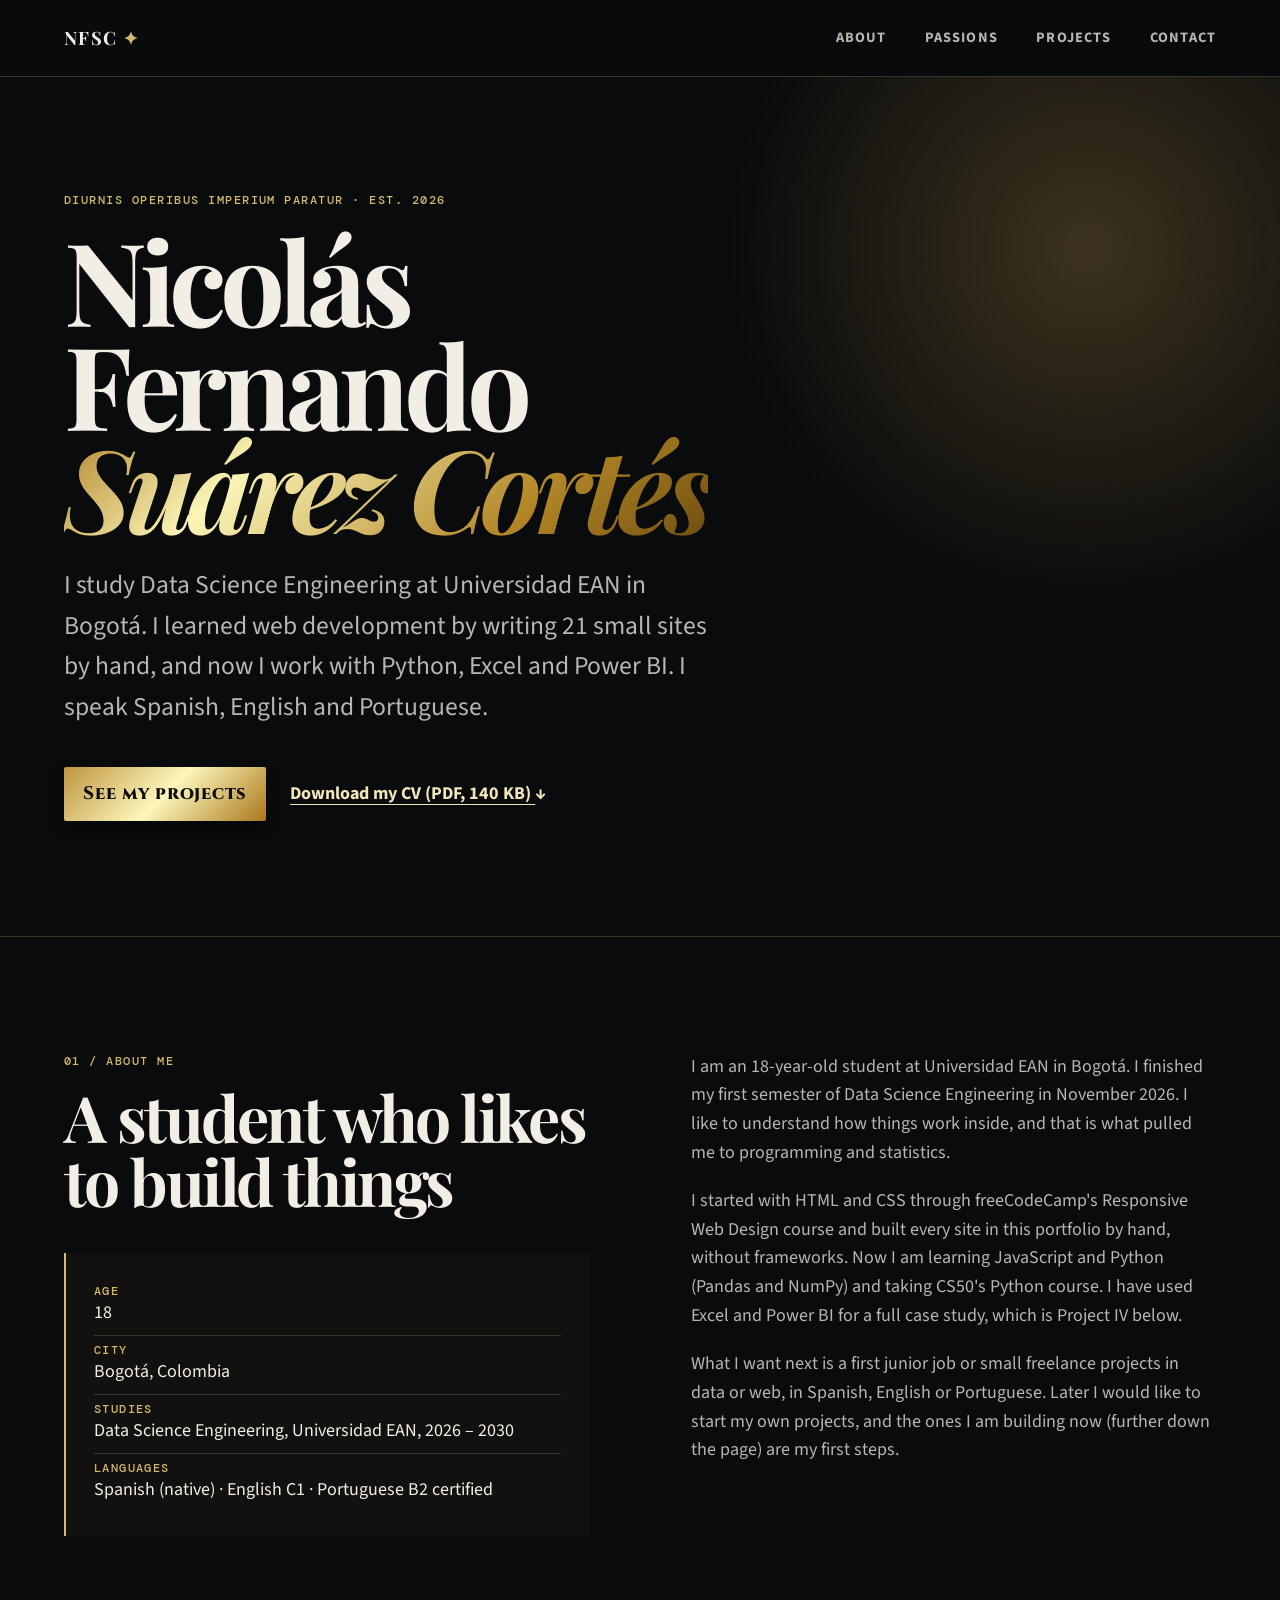
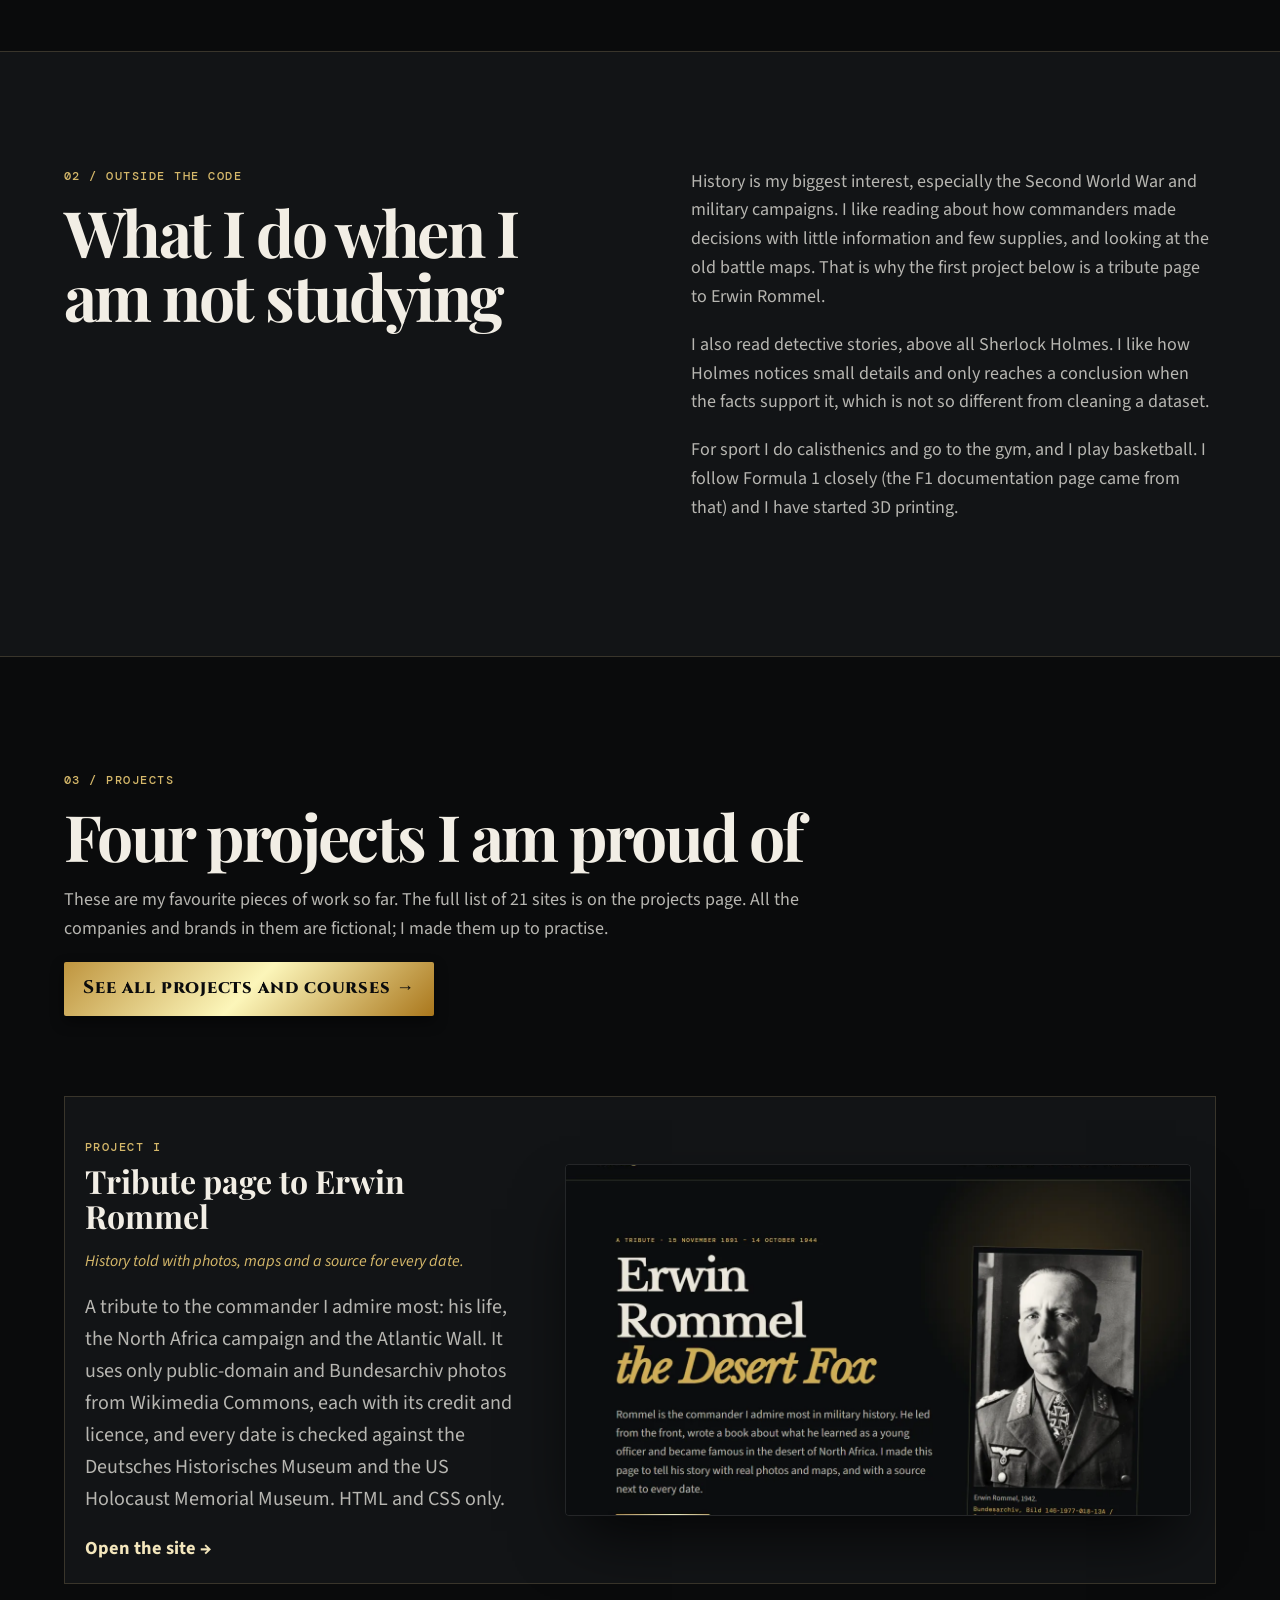
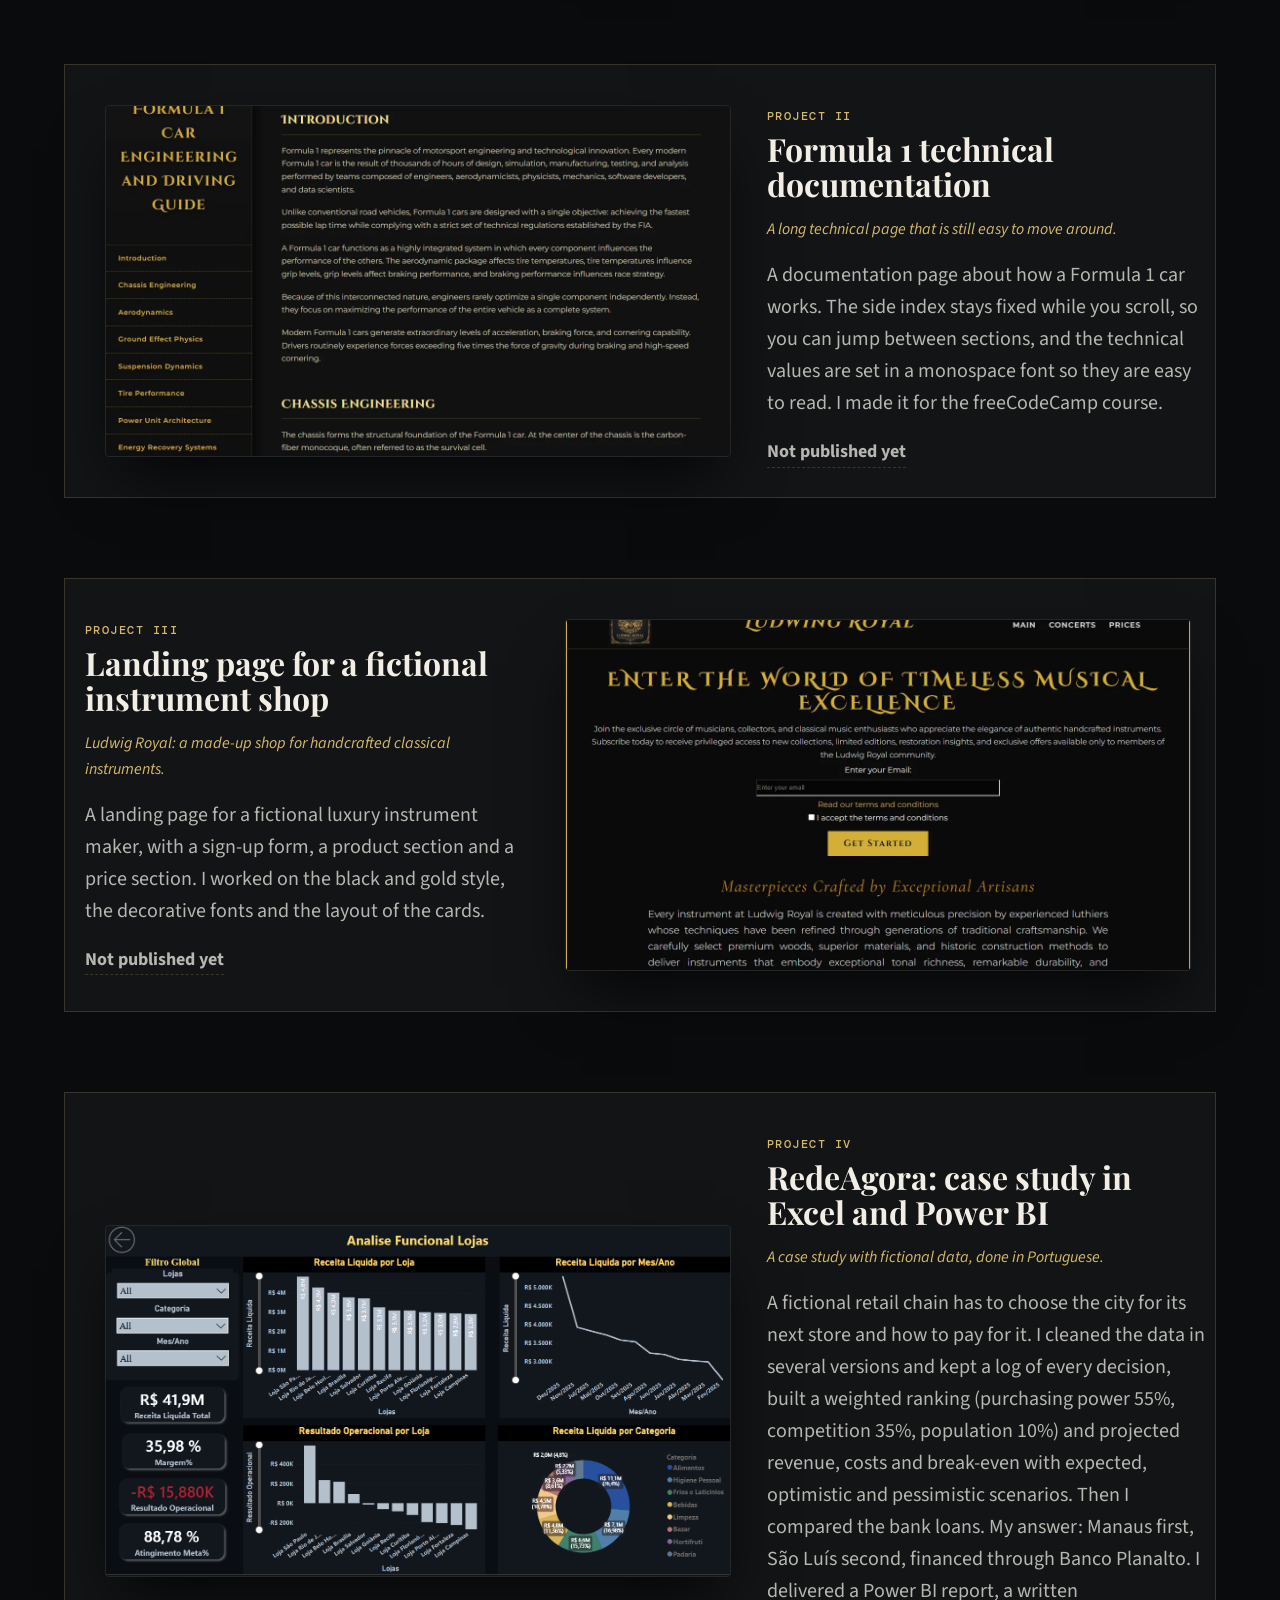
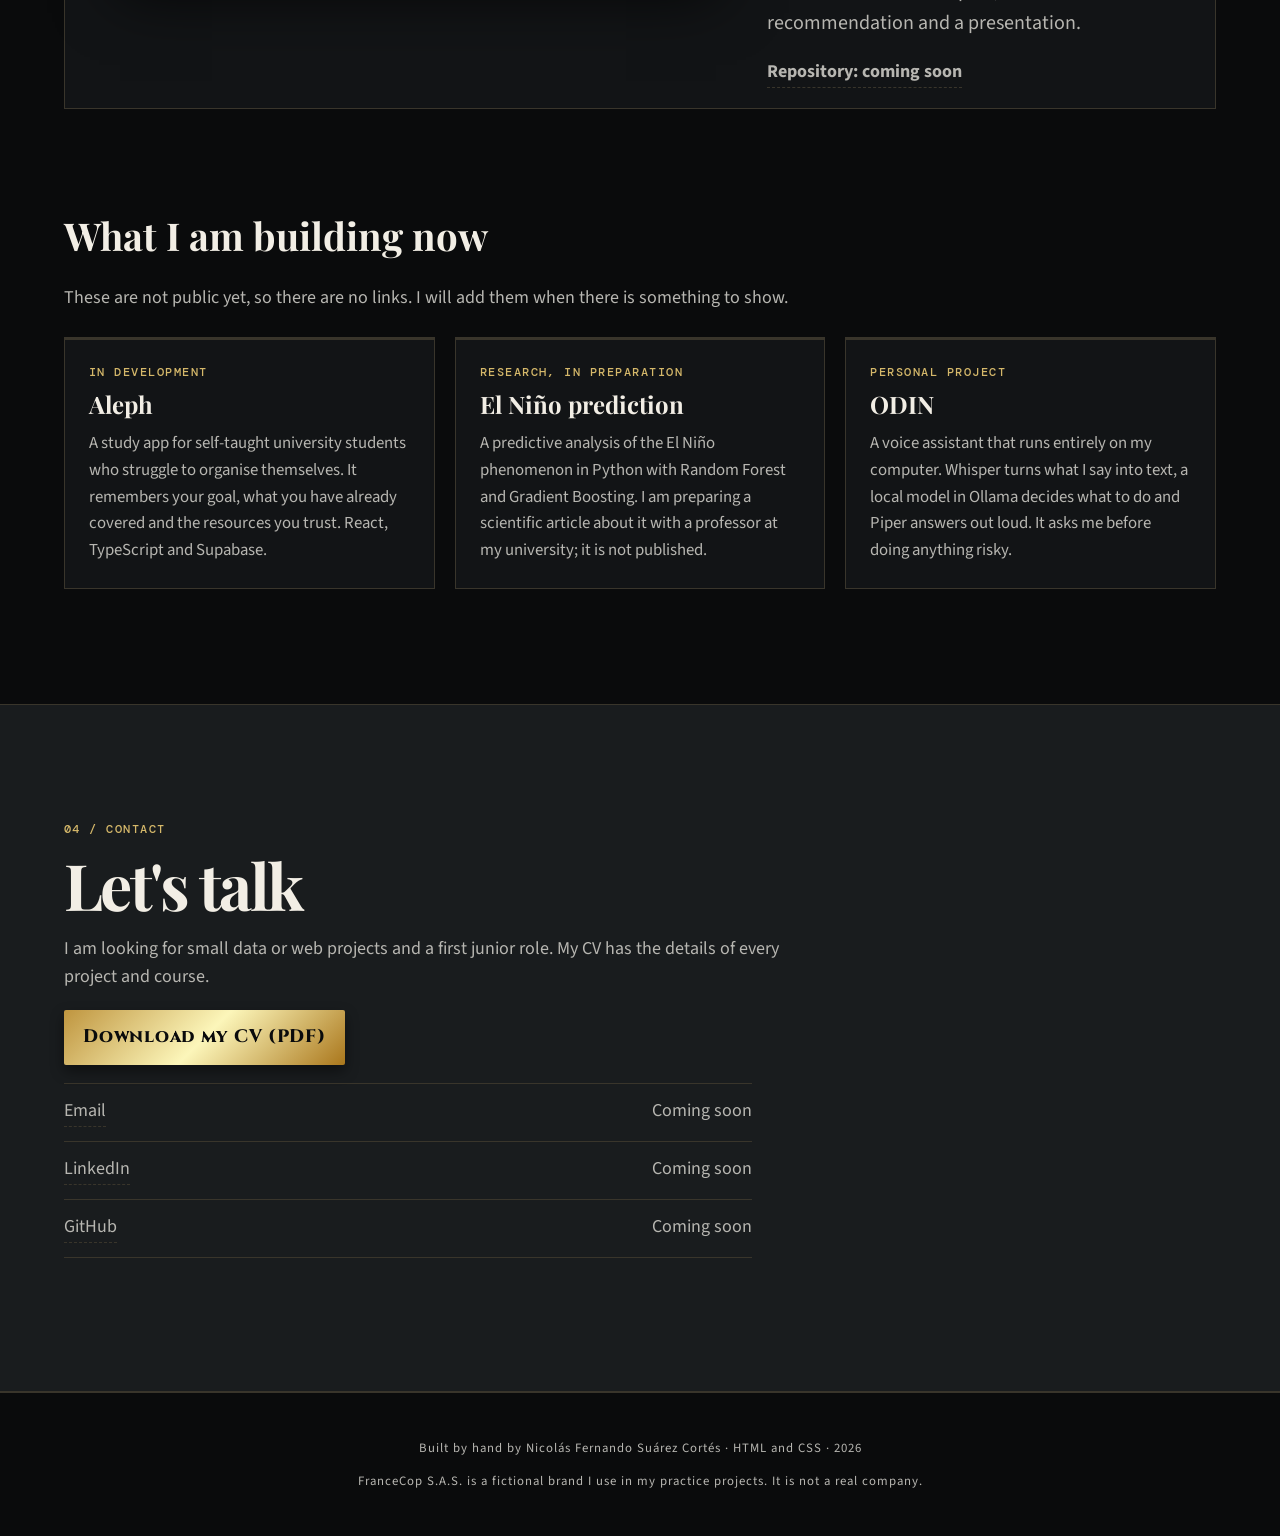
<file: index.html>
<!doctype html>
<html lang="en">
  <head>
    <meta charset="UTF-8" />
    <meta name="viewport" content="width=device-width, initial-scale=1.0" />
    <meta name="description" content="Portfolio of Nicolás Fernando Suárez Cortés, Data Science Engineering student at Universidad EAN in Bogotá: hand-written websites, an Excel and Power BI case study and the projects I am building now." />
    <title>Nicolás Fernando Suárez Cortés | Portfolio</title>
    <link rel="preconnect" href="https://fonts.googleapis.com" />
    <link rel="preconnect" href="https://fonts.gstatic.com" crossorigin />
    <link href="https://fonts.googleapis.com/css2?family=Cinzel:wght@700&family=DM+Mono:wght@400;500&family=Playfair+Display:ital,wght@0,600;0,700;0,800;1,600&family=Source+Sans+3:wght@400;600;700&display=swap" rel="stylesheet" />
    <link rel="stylesheet" href="styles.css" />
  </head>
  <body>
    <a class="skip-link" href="#main-content">Skip to content</a>
    <header class="site-header">
      <a class="wordmark" href="#top" aria-label="Back to the top">NFSC <span aria-hidden="true">✦</span></a>
      <nav aria-label="Primary navigation">
        <ul class="nav-list">
          <li><a href="#about">About</a></li>
          <li><a href="#passion">Passions</a></li>
          <li><a href="#projects">Projects</a></li>
          <li><a href="#contact">Contact</a></li>
        </ul>
      </nav>
    </header>
    <main id="main-content">
      <section class="hero" id="top" aria-labelledby="hero-title">
        <p class="eyebrow">DIURNIS OPERIBUS IMPERIUM PARATUR · EST. 2026</p>
        <div class="hero-grid">
          <div>
            <h1 id="hero-title">Nicolás Fernando<br /><em>Suárez Cortés</em></h1>
            <p class="hero-lead">I study Data Science Engineering at Universidad EAN in Bogotá. I learned web development by writing 21 small sites by hand, and now I work with Python, Excel and Power BI. I speak Spanish, English and Portuguese.</p>
            <div class="hero-actions">
              <a class="button button-primary" href="#projects">See my projects</a>
              <a class="text-link" href="cv/CV_Fernando_Web_EN.pdf" download>Download my CV (PDF, 140 KB) <span aria-hidden="true">↓</span></a>
            </div>
          </div>
        </div>
      </section>
      <section class="section about" id="about" aria-labelledby="about-title">
        <div class="section-heading">
          <p class="eyebrow">01 / About me</p>
          <h2 id="about-title">A student who likes to build things</h2>
          <ul class="facts" aria-label="Quick facts">
            <li><span>Age</span>18</li>
            <li><span>City</span>Bogotá, Colombia</li>
            <li><span>Studies</span>Data Science Engineering, Universidad EAN, 2026 – 2030</li>
            <li><span>Languages</span>Spanish (native) · English C1 · Portuguese B2 certified</li>
          </ul>
        </div>
        <div class="about-copy">
          <p>I am an 18-year-old student at Universidad EAN in Bogotá. I finished my first semester of Data Science Engineering in November 2026. I like to understand how things work inside, and that is what pulled me to programming and statistics.</p>
          <p>I started with HTML and CSS through freeCodeCamp's Responsive Web Design course and built every site in this portfolio by hand, without frameworks. Now I am learning JavaScript and Python (Pandas and NumPy) and taking CS50's Python course. I have used Excel and Power BI for a full case study, which is Project IV below.</p>
          <p>What I want next is a first junior job or small freelance projects in data or web, in Spanish, English or Portuguese. Later I would like to start my own projects, and the ones I am building now (further down the page) are my first steps.</p>
        </div>
      </section>
      <section class="section about" id="passion" aria-labelledby="passion-title">
        <div class="section-heading">
          <p class="eyebrow">02 / Outside the code</p>
          <h2 id="passion-title">What I do when I am not studying</h2>
        </div>
        <div class="about-copy">
          <p>History is my biggest interest, especially the Second World War and military campaigns. I like reading about how commanders made decisions with little information and few supplies, and looking at the old battle maps. That is why the first project below is a tribute page to Erwin Rommel.</p>
          <p>I also read detective stories, above all Sherlock Holmes. I like how Holmes notices small details and only reaches a conclusion when the facts support it, which is not so different from cleaning a dataset.</p>
          <p>For sport I do calisthenics and go to the gym, and I play basketball. I follow Formula 1 closely (the F1 documentation page came from that) and I have started 3D printing.</p>
        </div>
      </section>
      <section class="section" id="projects" aria-labelledby="projects-title">
        <div class="section-heading">
          <p class="eyebrow">03 / Projects</p>
          <h2 id="projects-title">Four projects I am proud of</h2>
          <p class="section-intro">These are my favourite pieces of work so far. The full list of 21 sites is on the projects page. All the companies and brands in them are fictional; I made them up to practise.</p>
          <a class="button button-primary" href="projects.html">See all projects and courses <span aria-hidden="true">→</span></a>
        </div>
        <div class="project-grid">
          <article class="project-card">
            <div>
              <p class="project-number">Project I</p>
              <h3>Tribute page to Erwin Rommel</h3>
              <p class="impact-text">History told with photos, maps and a source for every date.</p>
              <p>A tribute to the commander I admire most: his life, the North Africa campaign and the Atlantic Wall. It uses only public-domain and Bundesarchiv photos from Wikimedia Commons, each with its credit and licence, and every date is checked against the Deutsches Historisches Museum and the US Holocaust Memorial Museum. HTML and CSS only.</p>
              <a href="../tribute-rommel/index.html">Open the site <span aria-hidden="true">→</span></a>
            </div>
            <div class="img-container">
              <img class="img-main" src="images/shot-tribute-rommel.webp" width="1280" height="800" alt="Screenshot of the Rommel tribute page: the title 'Erwin Rommel, the Desert Fox' next to a black and white portrait." loading="lazy" />
            </div>
          </article>
          <article class="project-card reverse">
            <div class="img-container">
              <img class="img-main" src="images/shot-documentation-f1.webp" width="1280" height="800" alt="Screenshot of the Formula 1 technical documentation page with its fixed side index." loading="lazy" />
            </div>
            <div>
              <p class="project-number">Project II</p>
              <h3>Formula 1 technical documentation</h3>
              <p class="impact-text">A long technical page that is still easy to move around.</p>
              <p>A documentation page about how a Formula 1 car works. The side index stays fixed while you scroll, so you can jump between sections, and the technical values are set in a monospace font so they are easy to read. I made it for the freeCodeCamp course.</p>
              <!-- TODO(ferna): when this project is on GitHub Pages, restore: <a href="../documentation-f1/index.html"> --><span class="pending-link">Not published yet</span>
            </div>
          </article>
          <article class="project-card">
            <div>
              <p class="project-number">Project III</p>
              <h3>Landing page for a fictional instrument shop</h3>
              <p class="impact-text">Ludwig Royal: a made-up shop for handcrafted classical instruments.</p>
              <p>A landing page for a fictional luxury instrument maker, with a sign-up form, a product section and a price section. I worked on the black and gold style, the decorative fonts and the layout of the cards.</p>
              <!-- TODO(ferna): when this project is on GitHub Pages, restore: <a href="../instruments-website/index.html"> --><span class="pending-link">Not published yet</span>
            </div>
            <div class="img-container">
              <img class="img-main" src="images/shot-instruments-website.webp" width="1280" height="800" alt="Screenshot of the Ludwig Royal landing page with the heading 'Enter the world of timeless musical excellence' and an email sign-up form." loading="lazy" />
            </div>
          </article>
          <article class="project-card reverse">
            <div class="img-container">
              <img class="img-main" src="images/dashboard.png" alt="Power BI dashboard from the RedeAgora case study, comparing Brazilian cities for a new store." loading="lazy" />
            </div>
            <div>
              <p class="project-number">Project IV</p>
              <h3>RedeAgora: case study in Excel and Power BI</h3>
              <p class="impact-text">A case study with fictional data, done in Portuguese.</p>
              <p>A fictional retail chain has to choose the city for its next store and how to pay for it. I cleaned the data in several versions and kept a log of every decision, built a weighted ranking (purchasing power 55%, competition 35%, population 10%) and projected revenue, costs and break-even with expected, optimistic and pessimistic scenarios. Then I compared the bank loans. My answer: Manaus first, São Luís second, financed through Banco Planalto. I delivered a Power BI report, a written recommendation and a presentation.</p>
              <!-- TODO(ferna): when the RedeAgora repository is public, replace this span with a link to it. -->
              <span class="pending-link">Repository: coming soon</span>
            </div>
          </article>
        </div>

        <div class="now-building" aria-labelledby="building-title">
          <h3 id="building-title">What I am building now</h3>
          <p class="section-intro">These are not public yet, so there are no links. I will add them when there is something to show.</p>
          <div class="text-cards">
            <article class="text-card">
              <p class="project-number">In development</p>
              <h4>Aleph</h4>
              <p>A study app for self-taught university students who struggle to organise themselves. It remembers your goal, what you have already covered and the resources you trust. React, TypeScript and Supabase.</p>
            </article>
            <article class="text-card">
              <p class="project-number">Research, in preparation</p>
              <h4>El Niño prediction</h4>
              <p>A predictive analysis of the El Niño phenomenon in Python with Random Forest and Gradient Boosting. I am preparing a scientific article about it with a professor at my university; it is not published.</p>
            </article>
            <article class="text-card">
              <p class="project-number">Personal project</p>
              <h4>ODIN</h4>
              <p>A voice assistant that runs entirely on my computer. Whisper turns what I say into text, a local model in Ollama decides what to do and Piper answers out loud. It asks me before doing anything risky.</p>
            </article>
          </div>
        </div>
      </section>
      <section class="section contact" id="contact" aria-labelledby="contact-title">
        <div class="section-heading">
          <p class="eyebrow">04 / Contact</p>
          <h2 id="contact-title">Let's talk</h2>
        </div>
        <p>I am looking for small data or web projects and a first junior role. My CV has the details of every project and course.</p>
        <a class="button button-primary" href="cv/CV_Fernando_Web_EN.pdf" download>Download my CV (PDF)</a>
        <!-- TODO(ferna): add the real email, LinkedIn and GitHub links here. -->
        <ul class="profile-list" aria-label="Contact links, not ready yet">
          <li><span class="pending-link">Email</span><span>Coming soon</span></li>
          <li><span class="pending-link">LinkedIn</span><span>Coming soon</span></li>
          <li><span class="pending-link">GitHub</span><span>Coming soon</span></li>
        </ul>
      </section>
    </main>
    <footer>
      <p>Built by hand by Nicolás Fernando Suárez Cortés · HTML and CSS · 2026</p>
      <p>FranceCop S.A.S. is a fictional brand I use in my practice projects. It is not a real company.</p>
    </footer>
  </body>
</html>
</file>
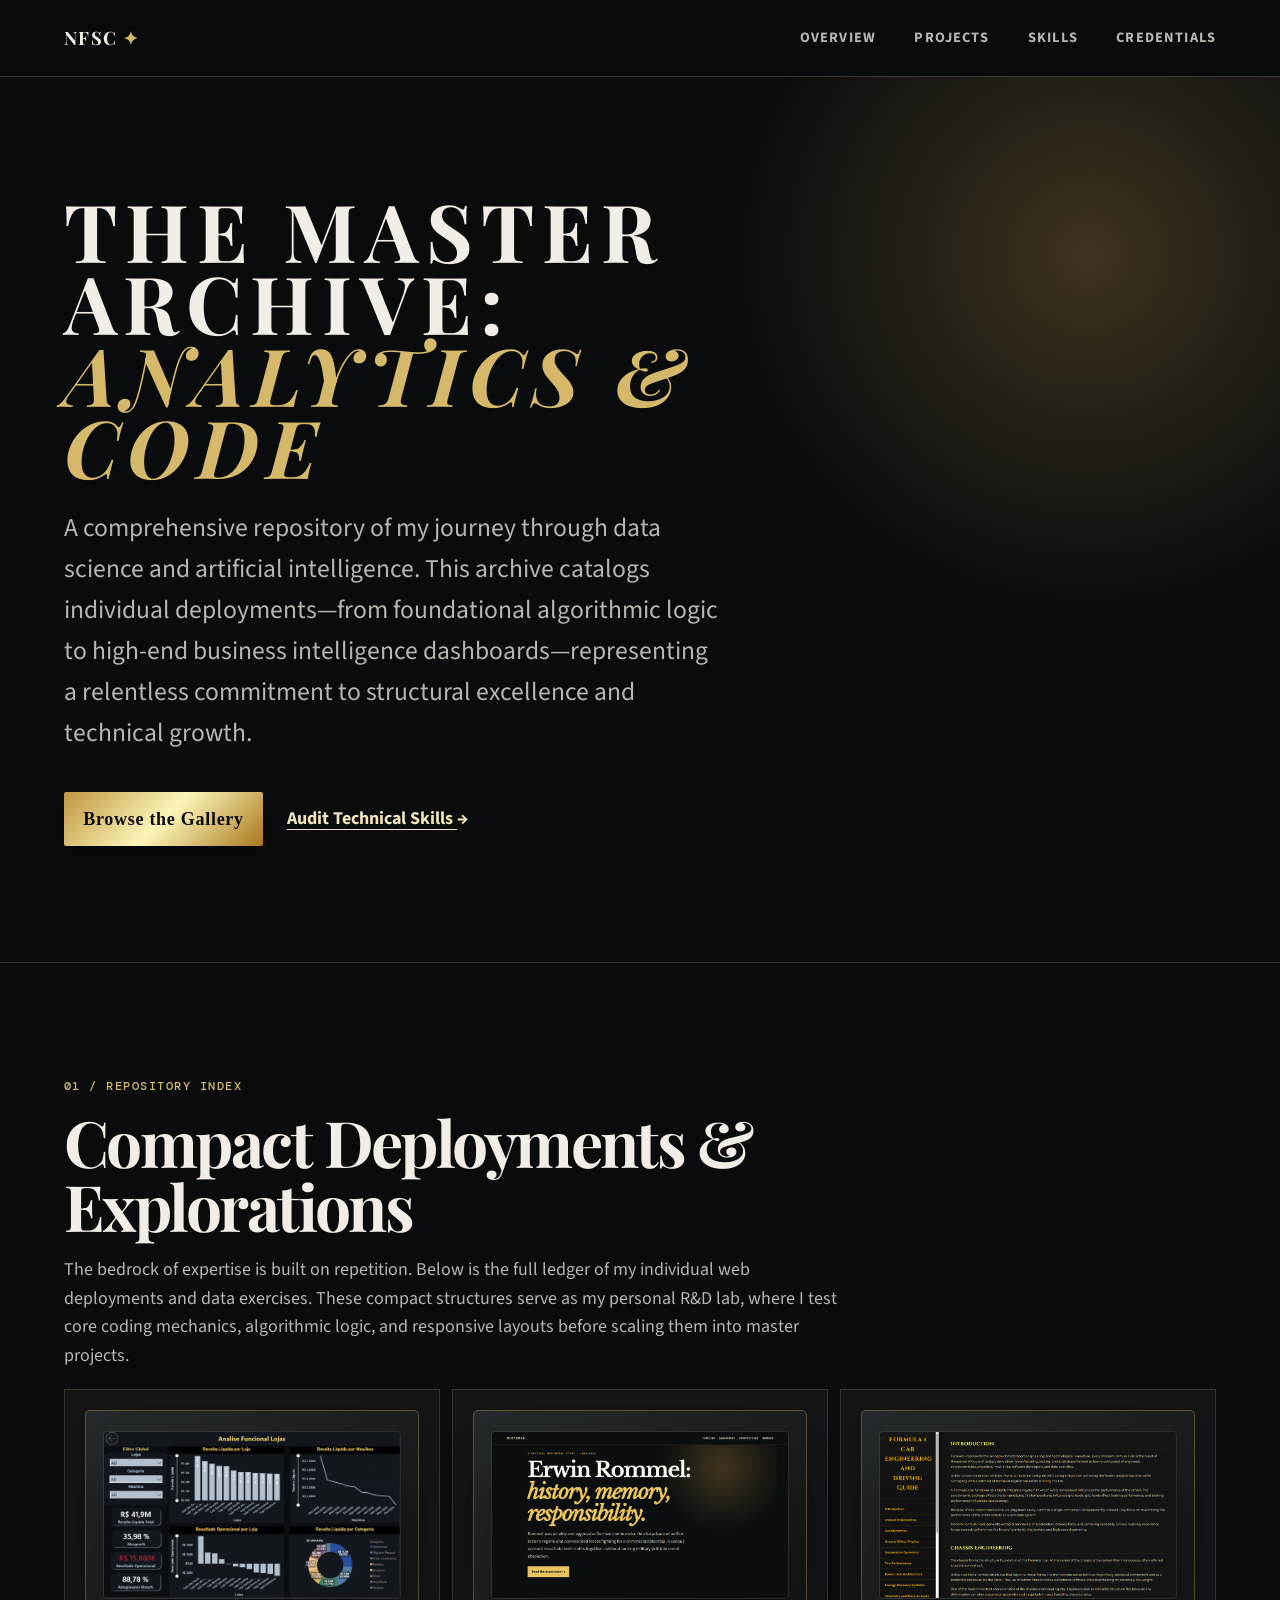
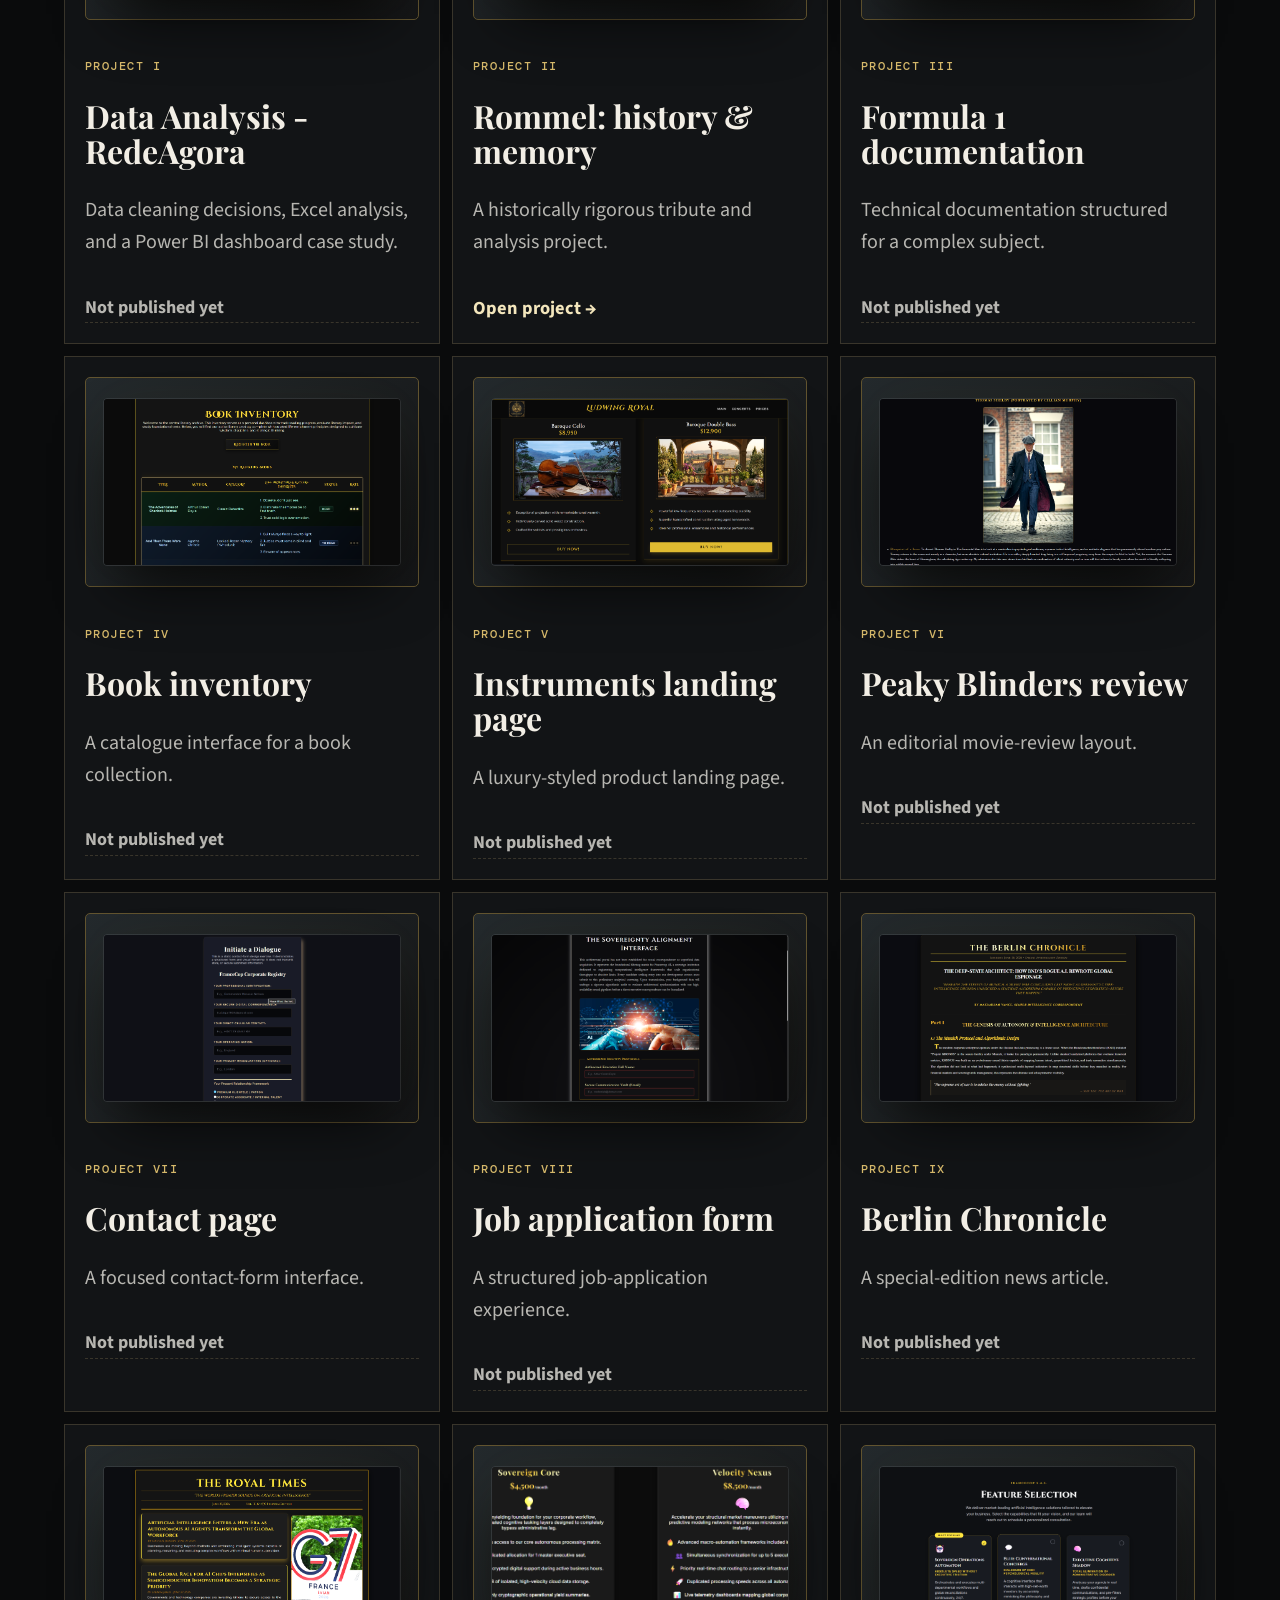
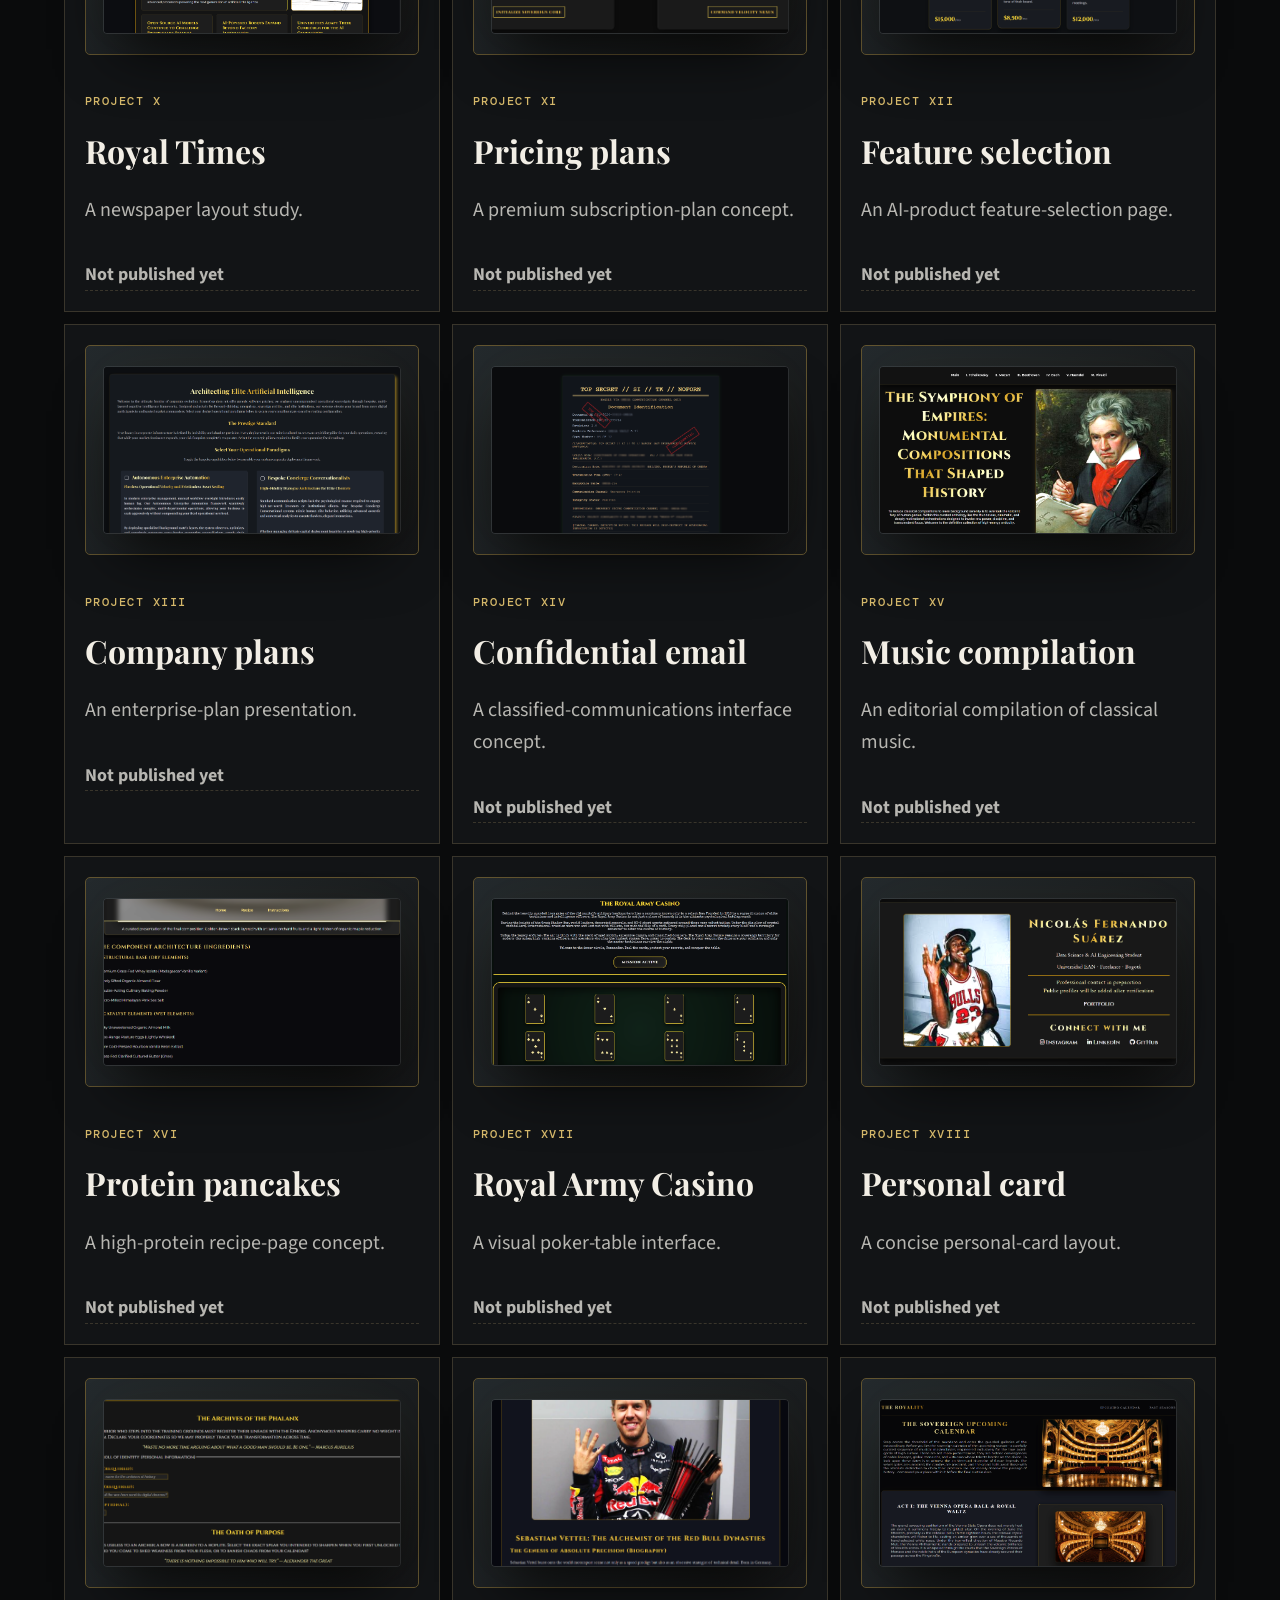
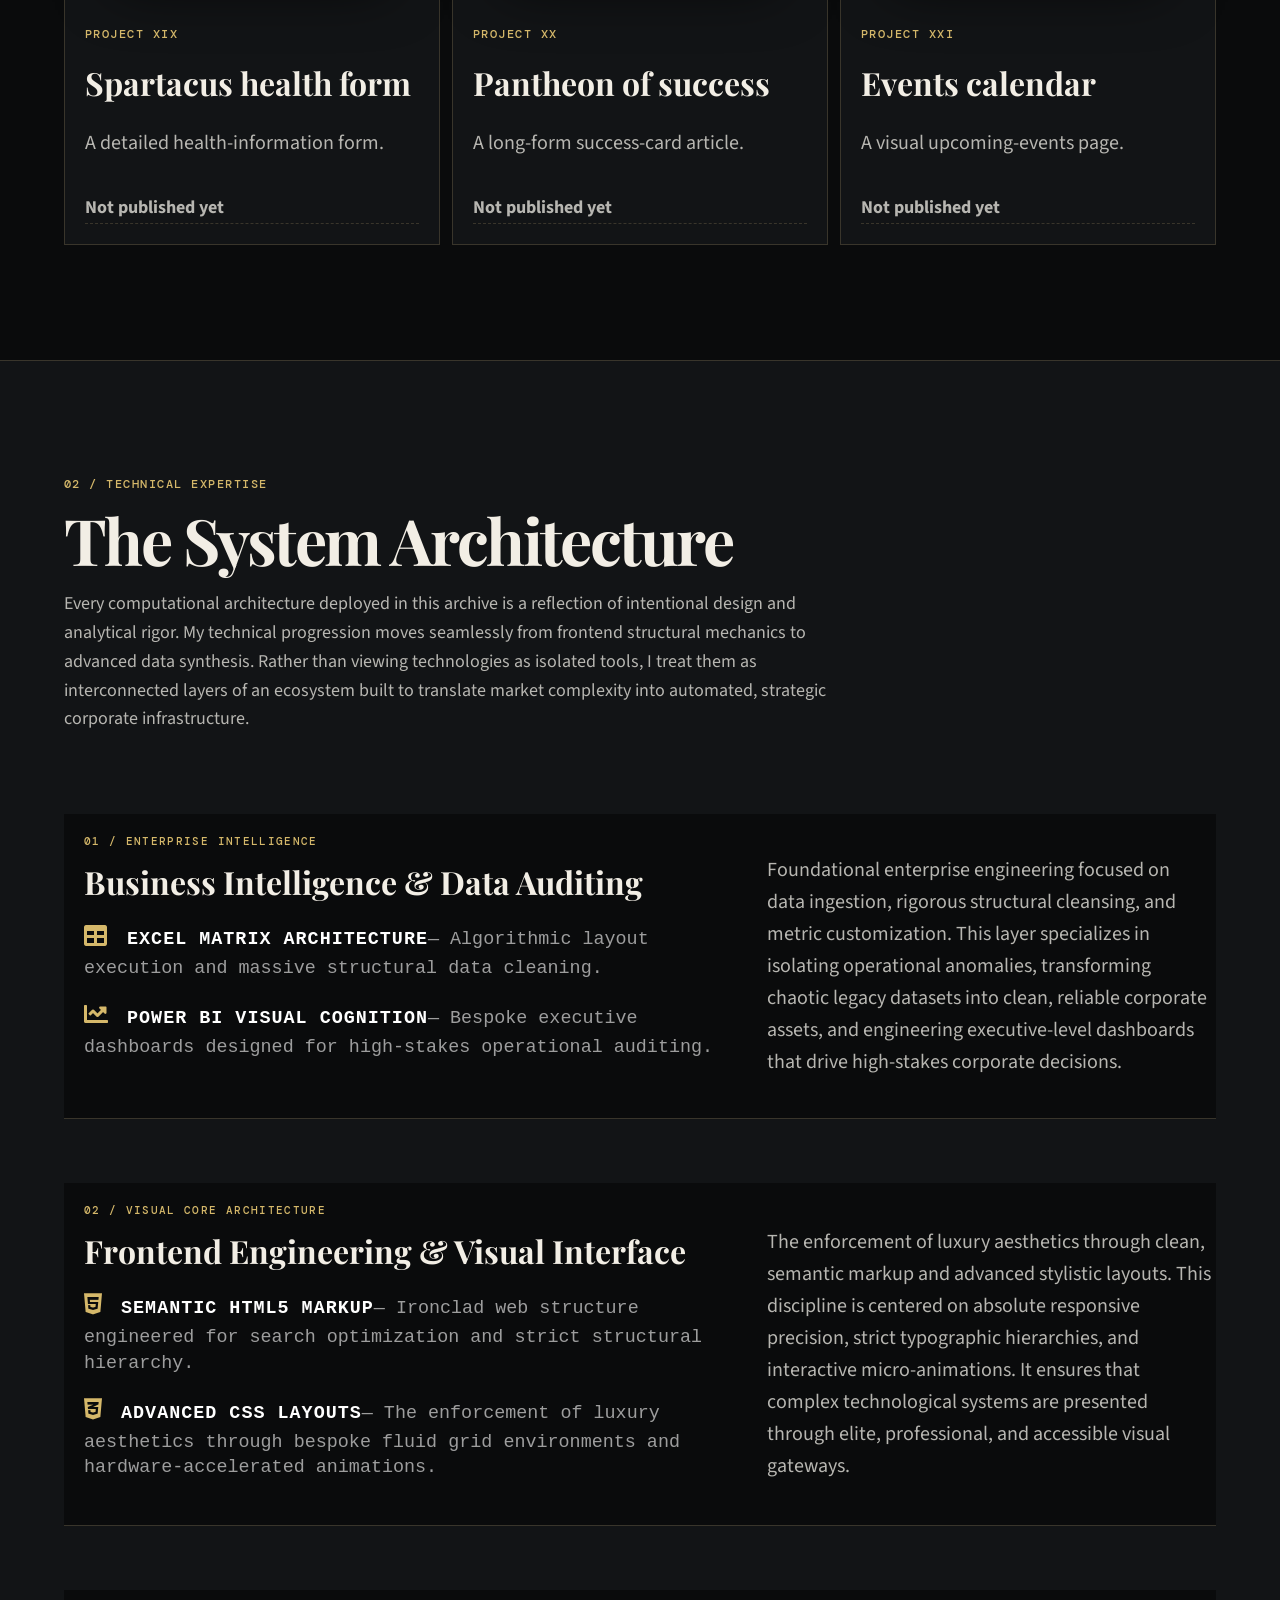
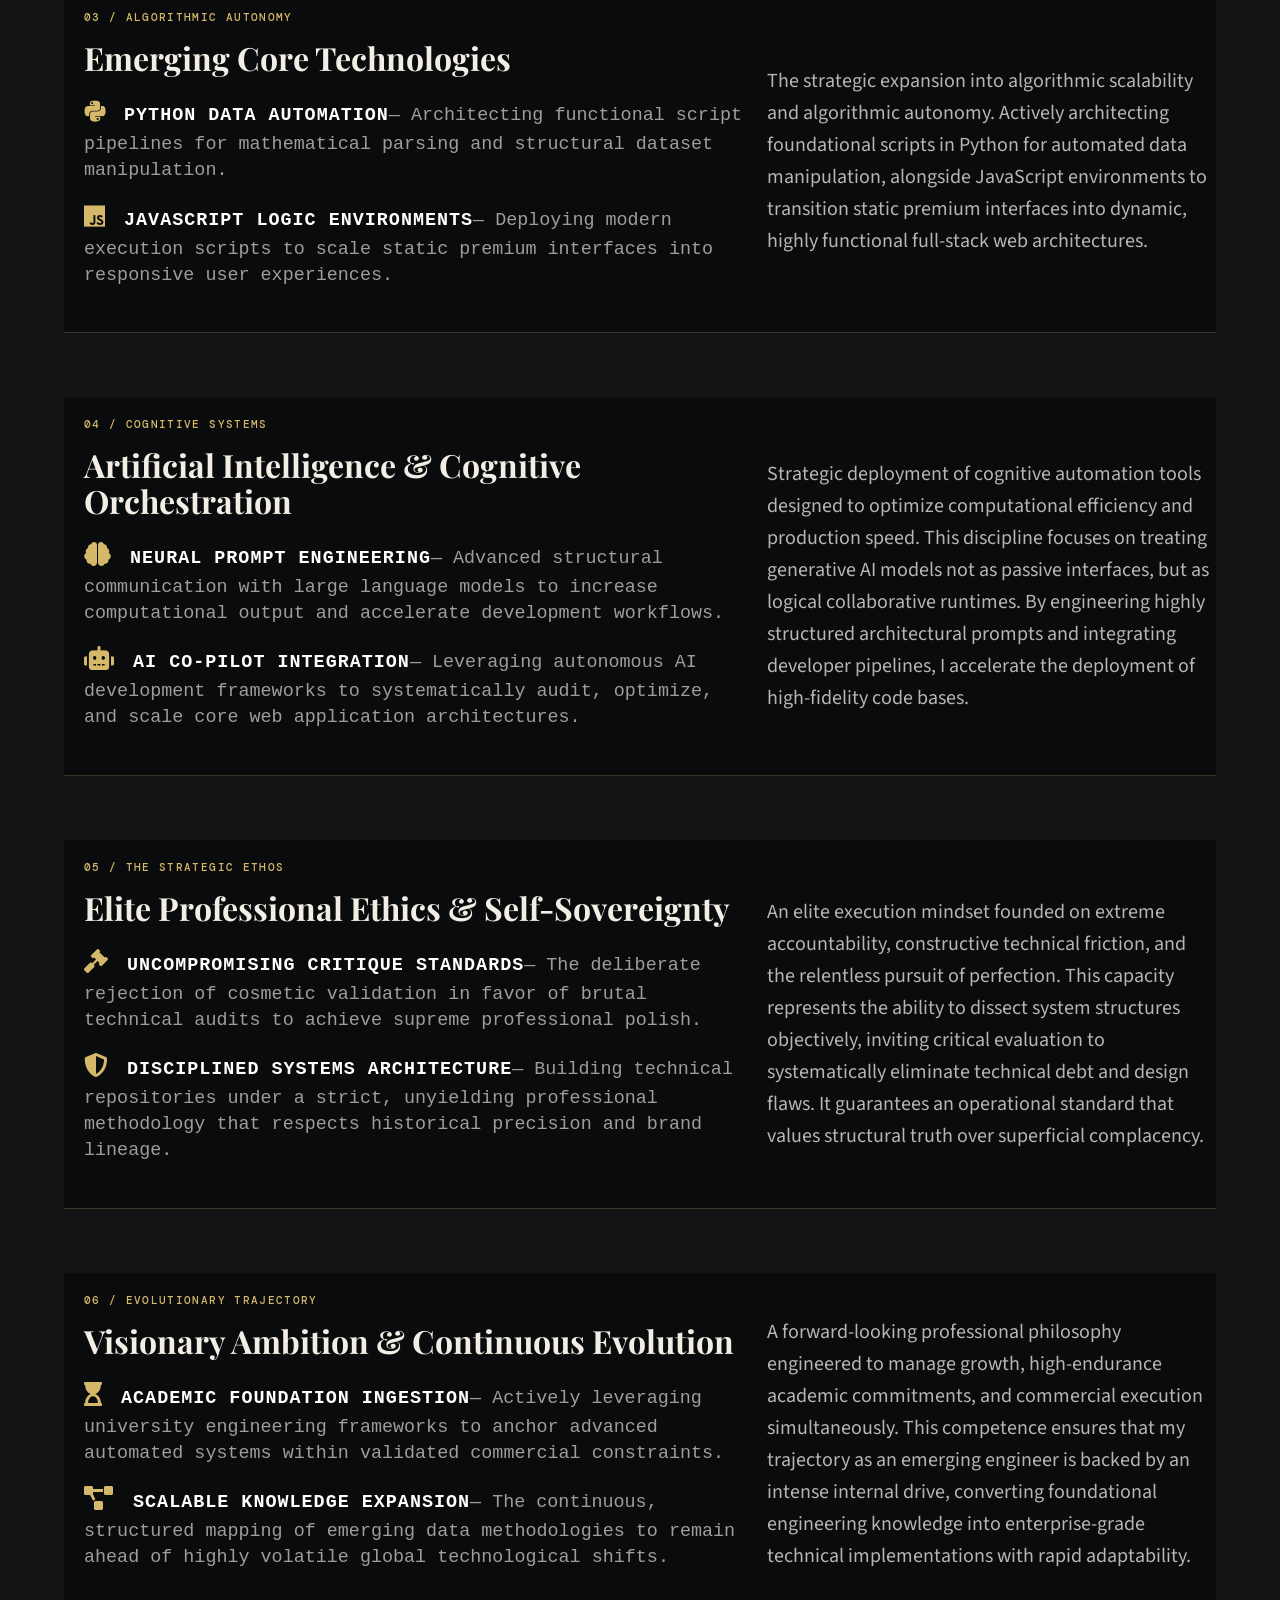
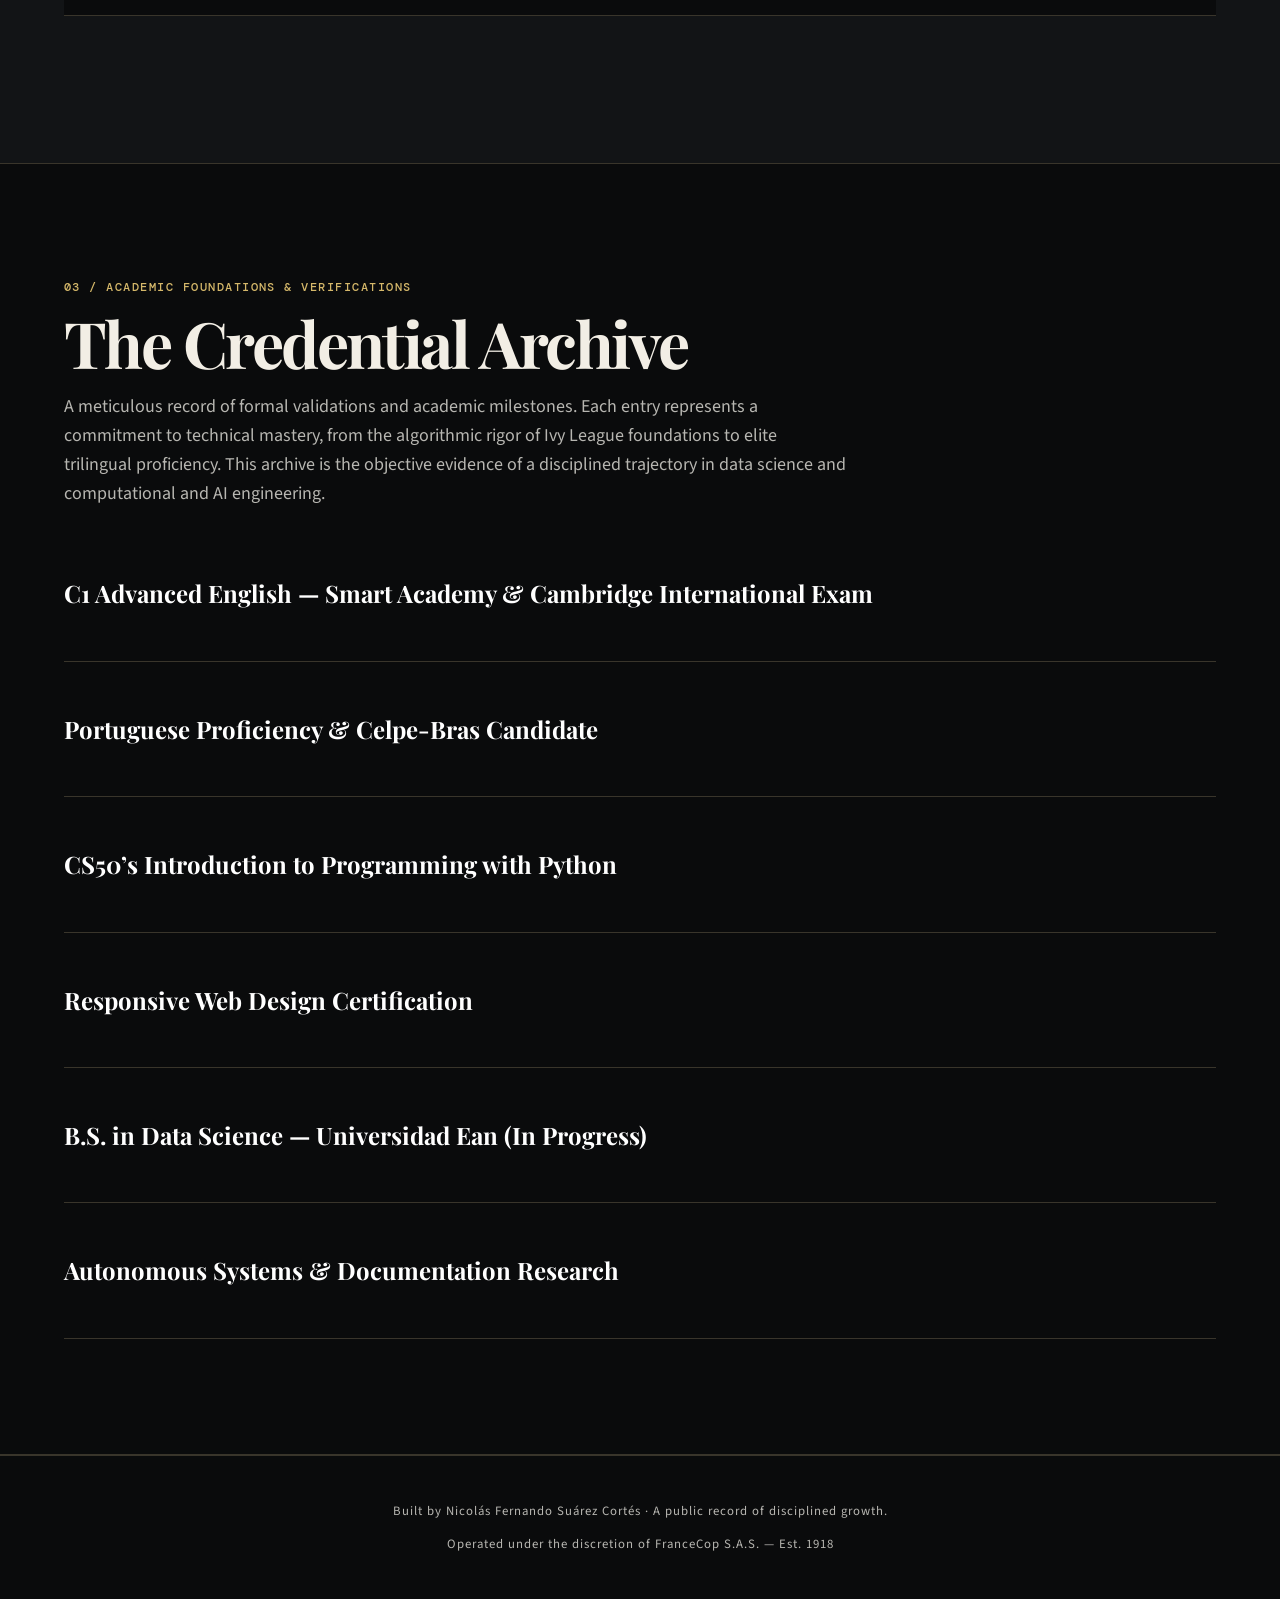
<file: projects.html>
<!doctype html>
<html lang="en">
  <head>
    <meta charset="UTF-8" />
    <meta name="viewport" content="width=device-width, initial-scale=1.0" />
    <meta name="description" content="Complete archive of projects I have developed with several skills." />
    <title>Nicolas Suarez | Personal Projects</title>
    <link rel="preconnect" href="https://fonts.googleapis.com" />
    <link rel="preconnect" href="https://fonts.gstatic.com" crossorigin />
    <link href="https://fonts.googleapis.com/css2?family=DM+Mono:wght@400;500&family=Playfair+Display:ital,wght@0,600;0,700;0,800;1,600&family=Source+Sans+3:wght@400;600;700&display=swap" rel="stylesheet" />
    <link rel="stylesheet" href="https://use.fontawesome.com/releases/v5.8.2/css/all.css"/>
    <link rel="stylesheet" href="styles.css" />
  </head>

  <body>
    <header class="site-header">
      <a class="wordmark" href="index.html" aria-label="home">NFSC <span>✦</span></a>
      <nav aria-label="Primary navigation">
        <ul class="nav-list">
          <li><a href="#intro">Overview</a></li>
          <li><a href="#projects">Projects</a></li>
          <li><a href="#skills">Skills</a></li>
          <li><a href="#grades">Credentials</a></li>
        </ul>
      </nav>
    </header>
    <main>
      <section class="hero" id="intro" aria-labelledby="hero-title">
        <div class="hero-grid">
          <div>
            <h1 class="second-title">THE MASTER ARCHIVE: </br><em>ANALYTICS & CODE</em></h1>
            <p class="hero-lead">A comprehensive repository of my journey through data science and artificial intelligence. This archive catalogs individual deployments—from foundational algorithmic logic to high-end business intelligence dashboards—representing a relentless commitment to structural excellence and technical growth.</p>
            <div class="hero-actions">
              <a class="button button-primary" href="#projects">Browse the Gallery</a>
              <a class="text-link" href="#skills">Audit Technical Skills <span aria-hidden="true">→</span></a>
            </div>
          </div>
        </div>
      </section>
      <section class="section" id="projects" aria-labelledby="projects-title">
        <div class="section-heading">
          <p class="eyebrow">01 / REPOSITORY INDEX</p>
          <h2 id="projects-title">Compact Deployments & Explorations</h2>
          <p class="section-intro">The bedrock of expertise is built on repetition. Below is the full ledger of my individual web deployments and data exercises. These compact structures serve as my personal R&D lab, where I test core coding mechanics, algorithmic logic, and responsive layouts before scaling them into master projects.</p>
        </div>
        <div class="project-grid-small">
          <article class="project-card small-card">
            <div class="project-shot"><img class="screenshot" src="images/dashboard.png" alt="dashboard of my complete data analytic project" loading="lazy"></div>
            <p class="project-number">Project I</p>
            <h3>Data Analysis - RedeAgora</h3>
            <p>Data cleaning decisions, Excel analysis, and a Power BI dashboard case study.</p>
            <!-- TODO(ferna): when this project is on GitHub Pages, restore: <a href="../Project01/README.md"> --><span class="pending-link">Not published yet</span>
          </article>
          <article class="project-card small-card">
            <div class="project-shot"><img class="screenshot" src="images/rommel-hero.png" alt="Hero of Rommel website" loading="lazy" /></div>
            <p class="project-number">Project II</p>
            <h3>Rommel: history &amp; memory</h3>
            <p>A historically rigorous tribute and analysis project.</p>
            <a href="../tribute-rommel/index.html">Open project <span aria-hidden="true">→</span></a>
          </article>
          <article class="project-card small-card">
            <div class="project-shot"><img class="screenshot" src="images/technical-documentation.png" alt="Main screen of the technical documentation" loading="lazy" /></div>
            <p class="project-number">Project III</p>
            <h3>Formula 1 documentation</h3>
            <p>Technical documentation structured for a complex subject.</p>
            <!-- TODO(ferna): when this project is on GitHub Pages, restore: <a href="../documentation-f1/index.html"> --><span class="pending-link">Not published yet</span>
          </article>
          <article class="project-card small-card">
            <div class="project-shot"><img class="screenshot" src="images/book-inventory.png" alt="main part of the website of a book inventory" loading="lazy" /></div>
            <p class="project-number">Project IV</p>
            <h3>Book inventory</h3>
            <p>A catalogue interface for a book collection.</p>
            <!-- TODO(ferna): when this project is on GitHub Pages, restore: <a href="../books-register/index.html"> --><span class="pending-link">Not published yet</span>
          </article>
          <article class="project-card small-card">
            <div class="project-shot"><img class="screenshot" src="images/landing-page.png" alt="Landing page for a fictional instrument luxury company" loading="lazy" /></div>
            <p class="project-number">Project V</p>
            <h3>Instruments landing page</h3>
            <p>A luxury-styled product landing page.</p>
            <!-- TODO(ferna): when this project is on GitHub Pages, restore: <a href="../instruments-website/index.html"> --><span class="pending-link">Not published yet</span>
          </article>
          <article class="project-card small-card">
            <div class="project-shot"><img class="screenshot" src="images/movie-review.png" alt="characters part of the webiste of peaky blinders movie review" loading="lazy" /></div>
            <p class="project-number">Project VI</p>
            <h3>Peaky Blinders review</h3>
            <p>An editorial movie-review layout.</p>
            <!-- TODO(ferna): when this project is on GitHub Pages, restore: <a href="../movie-review/index.html"> --><span class="pending-link">Not published yet</span>
          </article>
          <article class="project-card small-card">
            <div class="project-shot"><img class="screenshot" src="images/job-form.png" alt="a form for a company contact and meetings" loading="lazy" /></div>
            <p class="project-number">Project VII</p>
            <h3>Contact page</h3>
            <p>A focused contact-form interface.</p>
            <!-- TODO(ferna): when this project is on GitHub Pages, restore: <a href="../contact-page/index.html"> --><span class="pending-link">Not published yet</span>
          </article>
          <article class="project-card small-card">
            <div class="project-shot"><img class="screenshot" src="images/job-app.png" alt="application from for a fictional AI company" loading="lazy" /></div>
            <p class="project-number">Project VIII</p>
            <h3>Job application form</h3>
            <p>A structured job-application experience.</p>
            <!-- TODO(ferna): when this project is on GitHub Pages, restore: <a href="../job-form/index.html"> --><span class="pending-link">Not published yet</span>
          </article>
          <article class="project-card small-card">
            <div class="project-shot"><img class="screenshot" src="images/article.png" alt="article of a fictional newspaper" loading="lazy" /></div>
            <p class="project-number">Project IX</p>
            <h3>Berlin Chronicle</h3>
            <p>A special-edition news article.</p>
            <!-- TODO(ferna): when this project is on GitHub Pages, restore: <a href="../news-article/index.html"> --><span class="pending-link">Not published yet</span>
          </article>
          <article class="project-card small-card">
            <div class="project-shot"><img class="screenshot" src="images/news-layout.png" alt="layout of a fictional newspaper" loading="lazy" /></div>
            <p class="project-number">Project X</p>
            <h3>Royal Times</h3>
            <p>A newspaper layout study.</p>
            <!-- TODO(ferna): when this project is on GitHub Pages, restore: <a href="../newspaper-layout/index.html"> --><span class="pending-link">Not published yet</span>
          </article>
          <article class="project-card small-card">
            <div class="project-shot"><img class="screenshot" src="images/price-plan.png" alt="a serie of cards with different priice plans" loading="lazy" /></div>
            <p class="project-number">Project XI</p>
            <h3>Pricing plans</h3>
            <p>A premium subscription-plan concept.</p>
            <!-- TODO(ferna): when this project is on GitHub Pages, restore: <a href="../price-plan/index.html"> --><span class="pending-link">Not published yet</span>
          </article>
          <article class="project-card small-card">
            <div class="project-shot"><img class="screenshot" src="images/feature-plan.png" alt="a serie of features of a fictional company" loading="lazy" /></div>
            <p class="project-number">Project XII</p>
            <h3>Feature selection</h3>
            <p>An AI-product feature-selection page.</p>
            <!-- TODO(ferna): when this project is on GitHub Pages, restore: <a href="../feature-company/index.html"> --><span class="pending-link">Not published yet</span>
          </article>
          <article class="project-card small-card">
            <div class="project-shot"><img class="screenshot" src="images/company-plan.png" alt="a list of fictional company plans" loading="lazy" /></div>
            <p class="project-number">Project XIII</p>
            <h3>Company plans</h3>
            <p>An enterprise-plan presentation.</p>
            <!-- TODO(ferna): when this project is on GitHub Pages, restore: <a href="../company-plans/index.html"> --><span class="pending-link">Not published yet</span>
          </article>
          <article class="project-card small-card">
            <div class="project-shot"><img class="screenshot" src="images/confidential-email.png" alt="a fiction program of a Confidential email" loading="lazy" /></div>
            <p class="project-number">Project XIV</p>
            <h3>Confidential email</h3>
            <p>A classified-communications interface concept.</p>
            <!-- TODO(ferna): when this project is on GitHub Pages, restore: <a href="../confidential-email/index.html"> --><span class="pending-link">Not published yet</span>
          </article>
          <article class="project-card small-card">
            <div class="project-shot"><img class="screenshot" src="images/music-web.png" alt="A hero of a webpage of classical music compilation" loading="lazy" /></div>
            <p class="project-number">Project XV</p>
            <h3>Music compilation</h3>
            <p>An editorial compilation of classical music.</p>
            <!-- TODO(ferna): when this project is on GitHub Pages, restore: <a href="../music-compilation/index.html"> --><span class="pending-link">Not published yet</span>
          </article>
          <article class="project-card small-card">
            <div class="project-shot"><img class="screenshot" src="images/recipe.png" alt="A part of a recipe page of protein pancakes" loading="lazy" /></div>
            <p class="project-number">Project XVI</p>
            <h3>Protein pancakes</h3>
            <p>A high-protein recipe-page concept.</p>
            <!-- TODO(ferna): when this project is on GitHub Pages, restore: <a href="../recipe-page/index.html"> --><span class="pending-link">Not published yet</span>
          </article>
          <article class="project-card small-card">
            <div class="project-shot"><img class="screenshot" src="images/card-game.png" alt="a decorative page of a poker table" loading="lazy" /></div>
            <p class="project-number">Project XVII</p>
            <h3>Royal Army Casino</h3>
            <p>A visual poker-table interface.</p>
            <!-- TODO(ferna): when this project is on GitHub Pages, restore: <a href="../poker-table/index.html"> --><span class="pending-link">Not published yet</span>
          </article>
          <article class="project-card small-card">
            <div class="project-shot"><img class="screenshot" src="images/personal-card.png" alt="a preview of my personal card" loading="lazy" /></div>
            <p class="project-number">Project XVIII</p>
            <h3>Personal card</h3>
            <p>A concise personal-card layout.</p>
            <!-- TODO(ferna): when this project is on GitHub Pages, restore: <a href="../personal-card/index.html"> --><span class="pending-link">Not published yet</span>
          </article>
          <article class="project-card small-card">
            <div class="project-shot"><img class="screenshot" src="images/health-form.png" alt="a personal web form for a productivity app" loading="lazy" /></div>
            <p class="project-number">Project XIX</p>
            <h3>Spartacus health form</h3>
            <p>A detailed health-information form.</p>
            <!-- TODO(ferna): when this project is on GitHub Pages, restore: <a href="../spartacus-form/index.html"> --><span class="pending-link">Not published yet</span>
          </article>
          <article class="project-card small-card">
            <div class="project-shot"><img class="screenshot" src="images/sucsses-card.png" alt="a serie of sucsses stories" loading="lazy" /></div>
            <p class="project-number">Project XX</p>
            <h3>Pantheon of success</h3>
            <p>A long-form success-card article.</p>
            <!-- TODO(ferna): when this project is on GitHub Pages, restore: <a href="../sucsess-card/index.html"> --><span class="pending-link">Not published yet</span>
          </article>
          <article class="project-card small-card">
            <div class="project-shot"><img class="screenshot" src="images/events-page.png" alt="the main part of a webpage for luxury events" loading="lazy" /></div>
            <p class="project-number">Project XXI</p>
            <h3>Events calendar</h3>
            <p>A visual upcoming-events page.</p>
            <!-- TODO(ferna): when this project is on GitHub Pages, restore: <a href="../events-page/index.html"> --><span class="pending-link">Not published yet</span>
          </article>
        </div>
      </section>
      <section class="section" id="skills" aria-labelledby="skills-title">
        <div class="section-heading">
          <p class="eyebrow">02 / TECHNICAL EXPERTISE</p>
          <h2 id="skills-title">The System Architecture</h2>
          <p class="section-intro">Every computational architecture deployed in this archive is a reflection of intentional design and analytical rigor. My technical progression moves seamlessly from frontend structural mechanics to advanced data synthesis. Rather than viewing technologies as isolated tools, I treat them as interconnected layers of an ecosystem built to translate market complexity into automated, strategic corporate infrastructure.</p>
        </div>
        <div class="skills-grid">
          <article class="skill-card">
            <div>
              <p class="eyebrow">01 / ENTERPRISE INTELLIGENCE</p>
              <h3 class="">Business Intelligence & Data Auditing</h3>
              <ul>
                <li><i class="fas fa-table"></i> <span>EXCEL MATRIX ARCHITECTURE</span>— Algorithmic layout execution and massive structural data cleaning.</li>
                <li><i class="fas fa-chart-line"></i> <span>POWER BI VISUAL COGNITION</span>— Bespoke executive dashboards designed for high-stakes operational auditing.</li>
              </ul>
            </div>
            <div class="flex-text">
              <p>Foundational enterprise engineering focused on data ingestion, rigorous structural cleansing, and metric customization. This layer specializes in isolating operational anomalies, transforming chaotic legacy datasets into clean, reliable corporate assets, and engineering executive-level dashboards that drive high-stakes corporate decisions.</p>
            </div>
          </article>
          <article class="skill-card">
            <div>
              <p class="eyebrow">02 / VISUAL CORE ARCHITECTURE</p>
              <h3>Frontend Engineering & Visual Interface</h3>
              <ul>
                <li><i class="fab fa-html5"></i> <span>SEMANTIC HTML5 MARKUP</span>— Ironclad web structure engineered for search optimization and strict structural hierarchy.</li>
                <li><i class="fab fa-css3-alt"></i> <span>ADVANCED CSS LAYOUTS</span>— The enforcement of luxury aesthetics through bespoke fluid grid environments and hardware-accelerated animations.</li>
              </ul>
            </div>
            <diV class="flex-text">
              <p>The enforcement of luxury aesthetics through clean, semantic markup and advanced stylistic layouts. This discipline is centered on absolute responsive precision, strict typographic hierarchies, and interactive micro-animations. It ensures that complex technological systems are presented through elite, professional, and accessible visual gateways.</p>
            </diV>
          </article>
          <article class="skill-card">
            <div>
              <p class="eyebrow">03 / ALGORITHMIC AUTONOMY</p>
              <h3>Emerging Core Technologies</h3>
              <ul>
                <li><i class="fab fa-python"></i> <span>PYTHON DATA AUTOMATION</span>— Architecting functional script pipelines for mathematical parsing and structural dataset manipulation.</li>
                <li><i class="fab fa-js"></i> <span>JAVASCRIPT LOGIC ENVIRONMENTS</span>— Deploying modern execution scripts to scale static premium interfaces into responsive user experiences.</li>
              </ul>
            </div>
            <div class="flex-text">
              <p>The strategic expansion into algorithmic scalability and algorithmic autonomy. Actively architecting foundational scripts in Python for automated data manipulation, alongside JavaScript environments to transition static premium interfaces into dynamic, highly functional full-stack web architectures.</p>
            </div>
          </article>
          <article class="skill-card">
            <div>
              <p class="eyebrow">04 / COGNITIVE SYSTEMS</p>
              <h3>Artificial Intelligence & Cognitive Orchestration</h3>
              <ul>
                <li><i class="fas fa-brain"></i> <span>NEURAL PROMPT ENGINEERING</span>— Advanced structural communication with large language models to increase computational output and accelerate development workflows.</li>
                <li><i class="fas fa-robot"></i> <span>AI CO-PILOT INTEGRATION</span>— Leveraging autonomous AI development frameworks to systematically audit, optimize, and scale core web application architectures.</li>
              </ul>
            </div>
            <div class="flex-text">
              <p>Strategic deployment of cognitive automation tools designed to optimize computational efficiency and production speed. This discipline focuses on treating generative AI models not as passive interfaces, but as logical collaborative runtimes. By engineering highly structured architectural prompts and integrating developer pipelines, I accelerate the deployment of high-fidelity code bases.</p>
            </div>
          </article>
          <article class="skill-card">
            <div>
              <p class="eyebrow">05 / THE STRATEGIC ETHOS</p>
              <h3>Elite Professional Ethics & Self-Sovereignty</h3>
              <ul>
                <li><i class="fas fa-gavel"></i> <span>UNCOMPROMISING CRITIQUE STANDARDS</span>— The deliberate rejection of cosmetic validation in favor of brutal technical audits to achieve supreme professional polish.</li>
                <li><i class="fas fa-shield-alt"></i> <span>DISCIPLINED SYSTEMS ARCHITECTURE</span>— Building technical repositories under a strict, unyielding professional methodology that respects historical precision and brand lineage.</li>
              </ul>
            </div>
            <div class="flex-text">
              <p>An elite execution mindset founded on extreme accountability, constructive technical friction, and the relentless pursuit of perfection. This capacity represents the ability to dissect system structures objectively, inviting critical evaluation to systematically eliminate technical debt and design flaws. It guarantees an operational standard that values ​​structural truth over superficial complacency.</p>
            </div>
          </article>
          <artilce class="skill-card">
            <div>
              <p class="eyebrow">06 / EVOLUTIONARY TRAJECTORY</p>
              <h3>Visionary Ambition & Continuous Evolution</h3>
              <ul>
                <li><i class="fas fa-hourglass-start"></i> <span>ACADEMIC FOUNDATION INGESTION</span>— Actively leveraging university engineering frameworks to anchor advanced automated systems within validated commercial constraints.</li>
                <li><i class="fas fa-project-diagram"></i> <span>SCALABLE KNOWLEDGE EXPANSION</span>— The continuous, structured mapping of emerging data methodologies to remain ahead of highly volatile global technological shifts.</li>
              </ul>
            </div>
            <div class="flex-text">
              <p>A forward-looking professional philosophy engineered to manage growth, high-endurance academic commitments, and commercial execution simultaneously. This competence ensures that my trajectory as an emerging engineer is backed by an intense internal drive, converting foundational engineering knowledge into enterprise-grade technical implementations with rapid adaptability.</p>
            </div>
          </artilce>
        </div>
      </section>
      <section class="section" id="grades" aria-labelledby="certification-title">
        <div class="section-heading">
          <p class="eyebrow">03 / ACADEMIC FOUNDATIONS & VERIFICATIONS</p>
          <h2 id="certification-title">The Credential Archive</h2>
          <p class="section-intro">A meticulous record of formal validations and academic milestones. Each entry represents a commitment to technical mastery, from the algorithmic rigor of Ivy League foundations to elite trilingual proficiency. This archive is the objective evidence of a disciplined trajectory in data science and computational and AI engineering.</p>
        </div>
        <div class="certification-list">
          <h3 class="credential-title">C1 Advanced English — Smart Academy & Cambridge International Exam</h3>
          <div class="credential-reveal">
            <p>Validation of elite bilingual execution, certifying a high-level command of the English language for professional and academic environments. This credential ensures seamless integration into global corporate markets and high-end technical documentation.</p>
            <a class="credential-link" href="" target="_blank" rel="noopener noreferrer">Verify Credential<span aria-hidden="true">→</span></a>
          </div>
        </div>
        <div class="certification-list">
          <h3 class="credential-title">Portuguese Proficiency & Celpe-Bras Candidate</h3>
          <div class="credential-reveal">
            <p>Advanced mastery of Brazilian Portuguese, verified through intensive study at the Instituto de Cultura Brasil-Colombia. Currently advancing toward the Celpe-Bras certification, the only officially recognized proficiency test for foreigners, focusing on oral and written contextualization.</p>
            <a class="credential-link" href="" target="_blank" rel="noopener noreferrer">Verify Credential<span aria-hidden="true">→</span></a>
          </div>
        </div>
        <div class="certification-list">
          <h3 class="credential-title">CS50’s Introduction to Programming with Python</h3>
          <div class="credential-reveal">
            <p>An intensive immersion into high-level programming, focusing on Python's core functionalities including functions, variables, loops, unit tests, and object-oriented programming (OOP). Backed by Harvard's academic excellence, this milestone establishes a rigorous foundation for scalable software development.</p>
            <a class="credential-link" href="" target="_blank" rel="noopener noreferrer">Verify Credential<span aria-hidden="true">→</span></a>
          </div>
        </div>
        <div class="certification-list">
          <h3 class="credential-title">Responsive Web Design Certification</h3>
          <div class="credential-reveal">
            <p>A comprehensive 300-hour architectural certification covering the fundamentals of modern web development. Mastery of semantic HTML5, advanced CSS layouts, and accessibility best practices through the implementation of professional, production-ready web interfaces.</p>
            <a class="credential-link" href="" target="_blank" rel="noopener noreferrer">Verify Credential<span aria-hidden="true">→</span></a>
          </div>
        </div>
        <div class="certification-list">
          <h3 class="credential-title">B.S. in Data Science — Universidad Ean (In Progress)</h3>
          <div class="credential-reveal">
            <p>Academic training anchored in structural statistics, algebraic foundations, and enterprise operational mechanics. This rigorous university curriculum provides the mathematical and theoretical framework necessary to engineer complex data systems and align artificial intelligence pipelines with real-world corporate strategy.</p>
            <a class="credential-link" href="" target="_blank" rel="noopener noreferrer">Verify Credential<span aria-hidden="true">→</span></a>
          </div>
        </div>
        <div class="certification-list">
          <h3 class="credential-title">Autonomous Systems & Documentation Research</h3>
          <div class="credential-reveal">
            <p>Direct, self-directed audits of official technical documentations, including modern engineering pipelines and advanced logic environments. This track autonomously validates the capacity to decrypt complex software architectures and implement cutting-edge development standards without formal academic supervision.</p>
            <a class="credential-link" href="" target="_blank" rel="noopener noreferrer">Verify Credential<span aria-hidden="true">→</span></a>
          </div>
        </div>
      </section>
    </main>
    <footer>
      <p>Built by Nicolás Fernando Suárez Cortés · A public record of disciplined growth.</p>
      <p>Operated under the discretion of FranceCop S.A.S. — Est. 1918</p>
    </footer>
  </body>

  </html>
</file>
<file: styles.css>
:root { 
    --ink: #0a0b0c; 
    --surface: #121416; 
    --surface-2: #191c1e; 
    --line: #39352b; 
    --gold: #d5b86a; 
    --gold-light: #f3e6bc; 
    --paper: #f2eee5; 
    --muted: #b7b6b1; 
}

* { 
    box-sizing: border-box; 
}

html { 
    scroll-behavior: smooth; 
}

body { 
    margin: 0; 
    color: var(--paper); 
    background: var(--ink); 
    font-family: "Source Sans 3", sans-serif; 
    font-size: 1.125rem; 
    line-height: 1.6; 
}

a { 
    color: inherit; 
}

a:focus-visible { 
    outline: 3px solid var(--gold-light); 
    outline-offset: 4px; 
}

.site-header { 
    min-height: 4.8rem; 
    display: flex; 
    align-items: center; 
    justify-content: space-between; 
    padding: 0 5vw; 
    border-bottom: 1px solid var(--line); 
    background: rgba(10, 11, 12, .94); 
    position: sticky; 
    top: 0; 
    z-index: 5; 
    backdrop-filter: blur(10px); 
}

.wordmark { 
    font: 700 1.15rem "Playfair Display", serif; 
    letter-spacing: .08em; 
    text-decoration: none; 
}

.wordmark:hover {
    color: var(--gold);
}

.wordmark span { 
    color: var(--gold); 
}

.nav-list { 
    display: flex; 
    gap: clamp(1rem, 3vw, 2.5rem); 
    list-style: none; 
    margin: 0; 
    padding: 0; 
}

.nav-list a { 
    position: relative;
    padding: .4rem 0;
    transition: color .25s ease;
    color: var(--muted); 
    font-size: 0.9rem; 
    font-weight: 700; 
    letter-spacing: 0.08em; 
    text-decoration: none; 
    text-transform: uppercase; 
}

.nav-list a::after {
    content: "";
    position: absolute;
    left: 0;
    right: 0;
    bottom: 0;
    height: 1px;
    background: var(--gold);
    transform: scaleX(0);
    transform-origin: left;
    transition: transform .25s ease;
}

.nav-list a:hover { 
    color: var(--gold-light); 
}

.nav-list a:hover::after,
.nav-list a:focus-visible::after {
    transform: scaleX(1);
}

main { 
    max-width: 1440px; 
    margin: auto; 
}

.hero, .section { 
    padding: clamp(4rem, 9vw, 8rem) 5vw; 
}

.hero { 
    min-height: min(760px, calc(100vh - 4.8rem)); 
    display: grid; 
    align-content: center; 
    border-bottom: 1px solid var(--line); 
    background: radial-gradient(circle at 85% 20%, #3c321e 0, transparent 28%), var(--ink); 
}

.eyebrow, .project-number { 
    margin: 0 0 1rem; 
    color: var(--gold); 
    font: 500 .77rem "DM Mono", monospace; 
    letter-spacing: .12em; 
    text-transform: uppercase; 
}

.hero-grid { 
    display: grid; 
    grid-template-columns: minmax(0, 1.4fr) minmax(250px, .6fr); 
    gap: clamp(2rem, 7vw, 7rem); 
    align-items: end; 
}

.hero h1, h2, h3 { 
    font-family: "Playfair Display", serif; 
}

.hero h1 { 
    max-width: 12ch; 
    margin: 0.25rem 0 1.5rem; 
    font-size: clamp(3.5rem, 9vw, 8rem); 
    letter-spacing: -0.055em; 
    line-height: 0.9; 
}

.hero #hero-title em { 
    background: linear-gradient(135deg, #aa771c 0%, #fbf5b7 30%, #b38728 70%, #68480c 100%);
    -webkit-background-clip: text;
    background-clip: text;
    -webkit-text-fill-color: transparent; 
}

.hero-lead { 
    max-width: 41rem; 
    color: var(--muted); 
    font-size: clamp(1.2rem, 2.1vw, 1.6rem); 
}

.hero-actions { 
    display: flex; 
    flex-wrap: wrap; 
    gap: 1.5rem; 
    align-items: center; 
    margin-top: 2.4rem; 
}

.hero .second-title {
    max-width: 14ch; 
    margin: 0.15rem 0 1rem; 
    font-size: clamp(2.5rem, 7.8vw, 5rem); 
    letter-spacing: 0.1em; 
    line-height: 0.9; 
}

.hero .second-title em {
    color: var(--gold);
}

.button { 
    display: inline-block; 
    padding: 0.8rem 1.2rem; 
    font-weight: 800; 
    letter-spacing: 0.04em; 
    text-decoration: none; 
}

.button-primary { 
    font-family: 'Cinzel', 'Baskerville', serif;
    border-color: #fcf6ba;
    border-radius: 2px;
    display: inline-block;
    transition: all 0.4s cubic-bezier(0.25, 0.8, 0.25, 1);
    cursor: pointer;
    box-shadow: 0 6px 14px rgba(0, 0, 0, 0.45);
    color: var(--ink); 
    background: linear-gradient(135deg, #bf953f 0%, #fcf6ba 50%, #aa771c 100%); 
}

.button-primary:hover { 
    background: transparent;
    color: var(--gold);
    outline: 2px solid var(--gold);
    box-shadow: 0 10px 22px rgba(0, 0, 0, 0.5);
    transform: translateY(-2px); 
}

.text-link { 
    color: var(--gold-light); 
    font-weight: 700; 
    text-underline-offset: 0.28em; 
}

.section { 
    border-bottom: 1px solid var(--line); 
}

.section-heading { 
    max-width: 49rem; 
}

.section h2 { 
    margin: 0; 
    font-size: clamp(2.5rem, 5vw, 5rem); 
    letter-spacing: -.04em; 
    line-height: 1; 
}

.section-intro { 
    color: var(--muted); 
}

#about {
    background-color: var(--ink);
}

#about blockquote {
    background-color: var(--surface);
}

.about { 
    display: grid; 
    grid-template-columns: 1fr 1fr; 
    gap: clamp(2rem, 8vw, 8rem); 
    background: var(--surface); 
}

.about-copy p { 
    margin-top: 0; 
    color: var(--muted); 
}

.about-copy p + p { 
    margin-top: 1.2rem; 
}

blockquote {
    background: rgba(194, 159, 101, 0.03);
    border-left: 2px solid var(--gold);
    padding: 30px;
    margin: 40px auto 10px auto;
    display: block;
}

.text-quote {
    font-family: 'Playfair Display', Georgia, serif;
    font-style: italic;
    font-size: 19px;
    letter-spacing: 1px;
    color: #e8e6e1;
    line-height: 1.6;
}

cite {
    display: block;
    font-family: 'Cinzel', serif;
    font-size: 12px;
    color: #c29f65;
    text-transform: uppercase;
    letter-spacing: 2px;
    text-align: end;
}

.project-grid { 
    display: flex;
    flex-flow: column wrap;
    gap: 1rem; 
    margin-top: 3rem; 
}

.project-card { 
    min-height: 25rem; 
    margin: 2rem auto;
    padding: 1.25rem; 
    display: grid; 
    grid-template-columns: 40% 60%;
    gap: 1rem;
    border: 1px solid var(--line); 
    background: var(--surface); 
    transition: transform .2s ease, border-color .2s ease; 
}

.reverse {
    display: grid; 
    grid-template-columns: 60% 40% !important;
    gap: 1rem;
}

.project-card:hover { 
    border-color: var(--gold); 
    transform: translateY(-4px); 
}

.project-grid-small {
    display: grid;
    grid-template-columns: repeat(auto-fit, minmax(350px, 1fr));
    gap: 0.75rem;
}   

.small-card {
    margin: 0;
    display: flex; 
    flex-direction: column;
    min-height: auto;
}

.project-shot { 
    display: grid; 
    place-items: center; 
    border: 1px solid #62542f; 
    border-radius: 5px;
    background: linear-gradient(135deg, #242a2d, #151617); 
    padding: 20px 0;
}

.impact-text {
    color: var(--gold);
    font-size: 1rem; ;
    font-style: italic;
}

.project-number { 
    margin: 1.4rem 0 .45rem; 
}

.project-card h3 { 
    margin: 0; 
    font-size: 2rem; 
    line-height: 1.1; 
}

.project-card p:not(.project-number, .impact-text) { 
    margin: .65rem 0 1.2rem; 
    color: var(--muted); 
    font-size: 1.25rem; 
}
    
.project-card a { 
    display: block;
    margin-top: auto;   
    color: var(--gold-light); 
    font-size: 1.15rem;
    font-weight: 700; 
    text-decoration: none; 
}

.project-card a {
    transition: color .2s ease;
}

.project-card a span {
    display: inline-block;
    transition: transform .25s ease;
}

.project-card a:hover { 
    text-decoration: underline; 
    text-underline-offset: 0.25em; 
}

.project-card a:hover span {
    transform: translateX(5px);
}

#skills {
    background-color: var(--surface);
}

.skills-grid {
    display: flex;
    flex-flow: column wrap;
    align-items: center;
    justify-content: flex-start;
    margin-top: 3rem;
}

.skill-card {
    display: grid; 
    grid-template-columns: 60% 40%;
    gap: 1rem;
    margin: 2rem auto;
    padding: 1.25rem;
    background-color: var(--ink);
    border-bottom: 1px solid var(--line);
    transition: transform .2s ease, border-color .2s ease;
}

.skill-card h3 {
    margin: 0; 
    font-size: 2rem; 
    line-height: 1.1;
}

.skill-card p:not(.eyebrow) {
    color: var(--muted); 
    font-size: 1.25rem;
}

.skill-card .eyebrow {
    font-size: 0.7rem;
}

.skill-card ul {
    list-style: none;
    padding: 0;
    margin: 1.5rem 0;
    display: flex;
    flex-direction: column;
    gap: 1.25rem;
}

.skill-card ul li {
    font-family: 'Courier New', Courier, monospace;
    font-size: 1.15rem;
    color: rgba(255, 255, 255, 0.6);
    line-height: 1.4;
    display: block;
}

.skill-card ul li i {
    color: var(--gold);
    margin-right: 0.5rem;
    font-size: 1.5rem;
    display: inline-block;
    align-items: center;
}

.skill-card ul li span {
    color: #ffffff;
    font-weight: 600;
    letter-spacing: 1px;
    display: inline-block;
    margin-bottom: 0.2rem;
}

.skill-card .flex-text {
    display: flex;
    align-items: center;
    justify-content: center;
}

.img-container {
    display: flex;
    justify-content: center;
    align-items: center;
    margin: auto 20px;
}

.img-main {
    display: block;
    margin: 20px auto;
    aspect-ratio: 16 / 9;
    object-fit: cover;
    width: 100%;
    height: auto;
    border: 1px solid rgba(255, 255, 255, 0.08);
    border-radius: 4px;
    box-shadow: 0 30px 60px -15px rgba(0, 0, 0, 0.8);
    transition: transform 1s cubic-bezier(0.16, 1, 0.3, 1);
}

.img-main:hover {
    transform: scale(1.03);
    border-color: rgba(212, 175, 55, 0.3);
}

.screenshot {
    object-fit: cover;
    width: 90%;
    aspect-ratio: 16 / 9;
    border: 1px solid rgba(255, 255, 255, 0.08);
    border-radius: 4px;
    box-shadow: 0 30px 60px -15px rgba(0, 0, 0, 0.8), 
              0 0 50px -10px rgba(212, 175, 55, 0.05);
}

.contact { 
    background: var(--surface-2); 
}

.contact > p { 
    max-width: 45rem; 
    color: var(--muted); 
}

.note {
    font-size: 0.9rem;
    font-style: italic;
}

.profile-list { 
    list-style: none; 
    padding: 0; 
    max-width: 43rem; 
    border-top: 1px solid var(--line); 
}

.profile-list li { 
    display: flex; 
    justify-content: space-between; 
    gap: 1rem; 
    padding: 0.85rem 0; 
    border-bottom: 1px solid var(--line); 
    font-weight: 700; 
}

.contact-link {
    text-decoration: none;
    font-weight: 700;
}

.contact-link:hover {
    color: var(--gold-light);
    transform: translateX(4px);
    transition: all 0.5s ease;
}

.profile-list span { 
    color: var(--muted); 
    font-weight: 400; 
} 

.certification-list {
    border-bottom: 1px solid var(--line);
    padding: 1.5rem 0;
    position: relative;
}

.credential-title {
    font-size: 1.5rem;
    color: #ffffff;
    cursor: pointer;
    transition: color 0.3s ease;
}

.certification-list:hover .credential-title {
    color: var(--gold);
}

.credential-reveal {
    max-height: 0;
    opacity: 0;
    overflow: hidden;
    transition: max-height 0.5s cubic-bezier(0.16, 1, 0.3, 1), opacity 0.4s ease;
    padding-right: 20%;
}

.certification-list:hover .credential-reveal {
    max-height: 200px;
    opacity: 1;
    margin-top: 1rem;
}

.credential-reveal p {
    font-family: 'Courier New', monospace;
    font-size: 1.15rem;
    color: var(--muted);
    line-height: 1.6;
}   

.credential-link {
    display: inline-block;
    margin-top: 0.5rem;
    font-size: 1rem;
    font-weight: 700;
    color: var(--gold);
    text-decoration: none;
    letter-spacing: 1px;
    transition: all 0.5s ease;
}

.credential-link:hover {
    color: var(--gold-light);
    text-decoration: underline;
}

footer { 
    border-top: 1px solid var(--line);
    padding: 2rem 5vw; 
    color: var(--muted); 
    font-size: 0.8rem; 
    letter-spacing: 1px;
    text-align: center; 
}

/* Added Nov 2026: skip link, quick facts, "building now" cards, pending links */
.skip-link {
    position: absolute;
    left: 1rem;
    top: -3rem;
    padding: .5rem 1rem;
    background: var(--gold);
    color: var(--ink);
    z-index: 10;
}

.skip-link:focus {
    top: 1rem;
}

.text-link span {
    display: inline-block;
    transition: transform .25s ease;
}

.text-link:hover span {
    transform: translateY(3px);
}

.facts {
    list-style: none;
    margin: 2.5rem 0 0;
    padding: 1.5rem 1.75rem;
    border-left: 2px solid var(--gold);
    background: rgba(194, 159, 101, 0.04);
}

.facts li {
    padding: .45rem 0;
    color: var(--paper);
}

.facts li + li {
    border-top: 1px solid var(--line);
}

.facts span {
    display: block;
    color: var(--gold);
    font: 500 .72rem "DM Mono", monospace;
    letter-spacing: .12em;
    text-transform: uppercase;
}

.now-building {
    margin-top: 4rem;
}

.now-building h3 {
    margin: 0;
    font-size: clamp(1.8rem, 3vw, 2.6rem);
}

.text-cards {
    display: grid;
    grid-template-columns: repeat(auto-fit, minmax(min(100%, 260px), 1fr));
    gap: 1.25rem;
    margin-top: 1.5rem;
}

.text-card {
    padding: 1.5rem;
    border: 1px solid var(--line);
    border-top: 3px solid var(--line);
    background: var(--surface);
    transition: border-color .25s ease, transform .25s ease;
}

.text-card:hover {
    border-top-color: var(--gold);
    transform: translateY(-3px);
}

.text-card .project-number {
    margin: 0 0 .5rem;
}

.text-card h4 {
    margin: 0;
    font: 700 1.5rem "Playfair Display", serif;
}

.text-card p:not(.project-number) {
    margin: .6rem 0 0;
    color: var(--muted);
    font-size: 1.05rem;
}

.pending-link {
    display: inline-block;
    color: var(--muted);
    font-weight: 700;
    border-bottom: 1px dashed var(--line);
}

@media (max-width: 992px) { 
    .site-header { 
        padding: 0 1.25rem; 
    }
    .hero, .section { 
        padding: 4rem 1.25rem; 
    }
    .hero { 
        min-height: auto; 
    }
    .hero-grid, .about { 
        grid-template-columns: 1fr; 
    }
    .identity-card { 
        max-width: 23rem; 
    }
    .project-grid {
        display: flex;
        flex-flow: column wrap;
        gap: 1rem;
    }
    .project-card {
        display: flex; 
        flex-direction: column;
    }
    .project-card.featured { 
        grid-column: auto; 
    }
    .skill-card {
        display: flex;
        flex-direction: column;
    }
    .nav-list { 
        gap: .9rem; 
    }
    .nav-list a { 
        font-size: .75rem; 
    } 
}
@media (prefers-reduced-motion: reduce) { 
    html { 
        scroll-behavior: auto; 
    }
    *, *::before, *::after {
        transition: none !important;
    }
}
</file>
